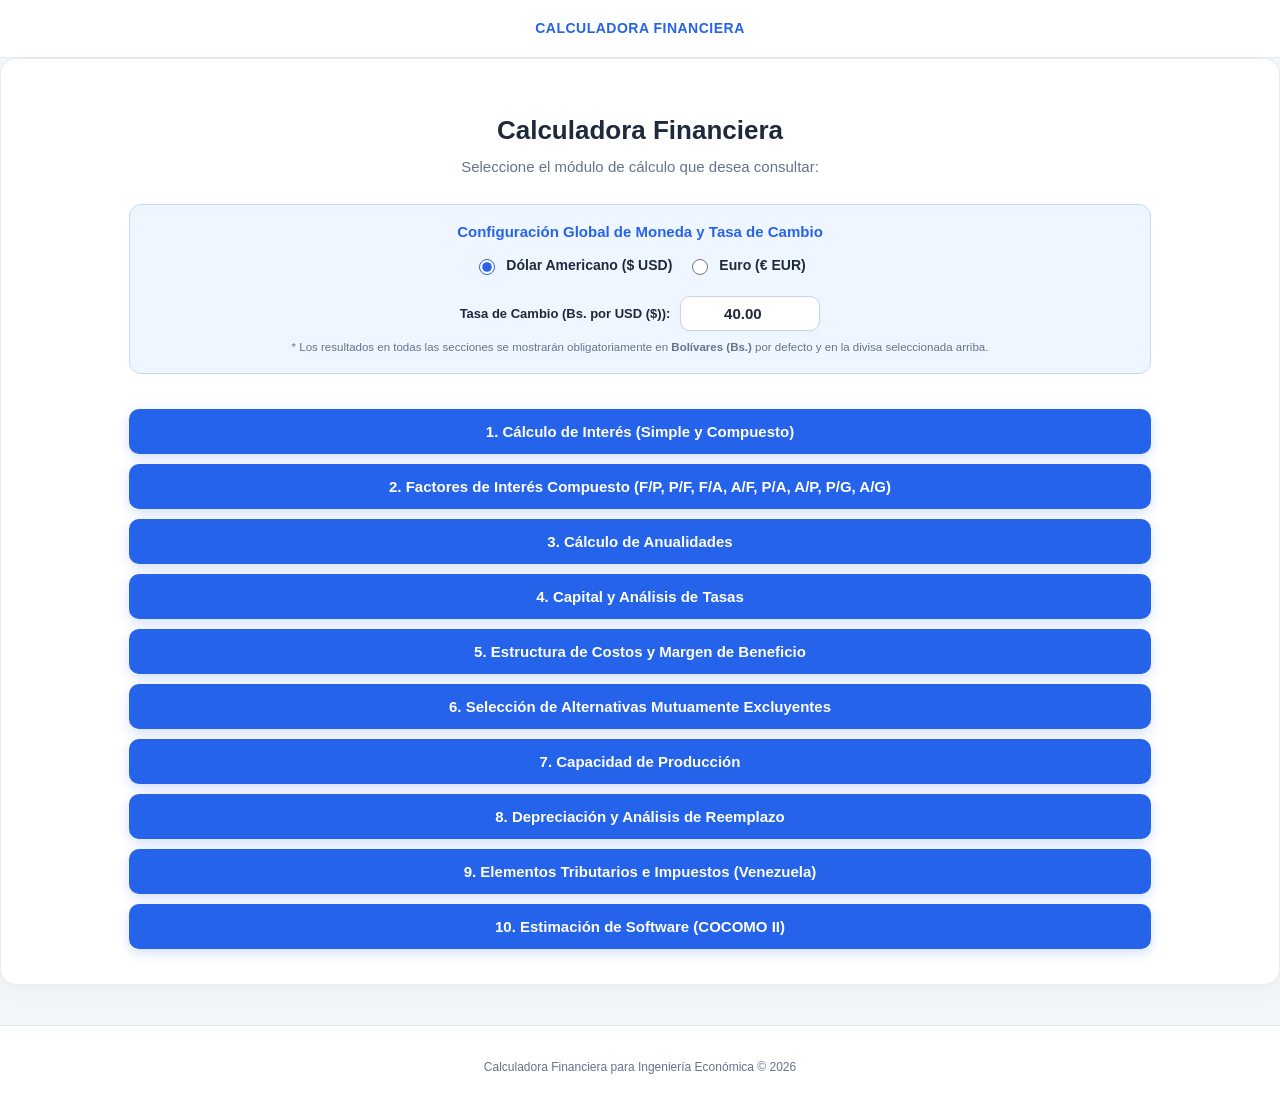
<file: pages/index.html>
<!DOCTYPE html>
<html lang="es">
<head>
    <meta charset="UTF-8">
    <meta name="viewport" content="width=device-width, initial-scale=1.0">
    <link rel="stylesheet" href="../styles/style.css"/>
    <title>Calculadora Financiera - Menú Principal</title>
</head>
<body>
    <header>
        Calculadora Financiera
    </header>

    <main id="home"> 
        <h1>Calculadora Financiera</h1>
        <h3>Seleccione el módulo de cálculo que desea consultar:</h3>

        <div class="form-group" style="background: var(--azul-tenue); padding: 16px; border-radius: 12px; border: 1px solid var(--azul-borde); margin-bottom: 25px;">
            <label style="color: var(--azul-primario); font-size: 15px; font-weight: 700; text-align: center; display: block; margin-bottom: 12px;">
                Configuración Global de Moneda y Tasa de Cambio
            </label>

            <div class="radio-group" style="margin-bottom: 12px; background: transparent; padding: 0; border: none;">
                <label class="radio-option">
                    <input type="radio" name="divisaGlobal" value="$" id="rdUSD" onchange="guardarConfiguracionMoneda()"> Dólar Americano ($ USD)
                </label>
                <label class="radio-option">
                    <input type="radio" name="divisaGlobal" value="€" id="rdEUR" onchange="guardarConfiguracionMoneda()"> Euro (€ EUR)
                </label>
            </div>

            <div style="display: flex; align-items: center; gap: 10px; justify-content: center; flex-wrap: wrap;">
                <label for="tasaCambioBs" style="margin-bottom: 0; font-size: 13px;">Tasa de Cambio (Bs. por <span id="labelDivisaSigla">USD</span>):</label>
                <input type="number" id="tasaCambioBs" min="0" step="0.01" value="40.00" style="max-width: 140px; padding: 8px 12px; font-weight: bold; text-align: center;" oninput="guardarConfiguracionMoneda()" onkeydown="if(event.key==='-' || event.key==='e') event.preventDefault()">
            </div>
            <p style="font-size: 11.5px; color: var(--texto-secundario); text-align: center; margin: 8px 0 0 0;">
                * Los resultados en todas las secciones se mostrarán obligatoriamente en <strong>Bolívares (Bs.)</strong> por defecto y en la divisa seleccionada arriba.
            </p>
        </div>
        
        <a href="interes.html"><button type="button">1. Cálculo de Interés (Simple y Compuesto)</button></a>
        <a href="factores.html"><button type="button">2. Factores de Interés Compuesto (F/P, P/F, F/A, A/F, P/A, A/P, P/G, A/G)</button></a>
        <a href="anualidades.html"><button type="button">3. Cálculo de Anualidades</button></a>
        <a href="capital.html"><button type="button">4. Capital y Análisis de Tasas</button></a>
        <a href="costos.html"><button type="button">5. Estructura de Costos y Margen de Beneficio</button></a>
        <a href="alternativas.html"><button type="button">6. Selección de Alternativas Mutuamente Excluyentes</button></a>
        <a href="produccion.html"><button type="button">7. Capacidad de Producción</button></a>
        <a href="depreciacion.html"><button type="button">8. Depreciación y Análisis de Reemplazo</button></a>
        <a href="tributos.html"><button type="button">9. Elementos Tributarios e Impuestos (Venezuela)</button></a>
        <a href="cocomo.html"><button type="button">10. Estimación de Software (COCOMO II)</button></a>
    </main>

    <footer>
        <p>Calculadora Financiera para Ingeniería Económica &copy; 2026</p>
    </footer>

    <script src="../scripts/common.js"></script>
    <script>
        function guardarConfiguracionMoneda() {
            const divisa = document.querySelector('input[name="divisaGlobal"]:checked').value;
            const tasaBs = parseFloat(document.getElementById('tasaCambioBs').value) || (divisa === '€' ? 43.50 : 40.00);
            
            localStorage.setItem('monedaGlobal', divisa);
            localStorage.setItem('moneda', divisa);
            localStorage.setItem('tasaBs', tasaBs);

            document.getElementById('labelDivisaSigla').textContent = divisa === '€' ? 'EUR (€)' : 'USD ($)';
        }

        window.addEventListener('DOMContentLoaded', () => {
            const divisaGuardada = localStorage.getItem('monedaGlobal') || '$';
            let tasaGuardada = localStorage.getItem('tasaBs');
            
            if (!tasaGuardada) {
                tasaGuardada = divisaGuardada === '€' ? '43.50' : '40.00';
            }

            if (divisaGuardada === '€') {
                document.getElementById('rdEUR').checked = true;
            } else {
                document.getElementById('rdUSD').checked = true;
            }

            document.getElementById('tasaCambioBs').value = tasaGuardada;
            document.getElementById('labelDivisaSigla').textContent = divisaGuardada === '€' ? 'EUR (€)' : 'USD ($)';
        });
    </script>
</body>
</html>
</file>
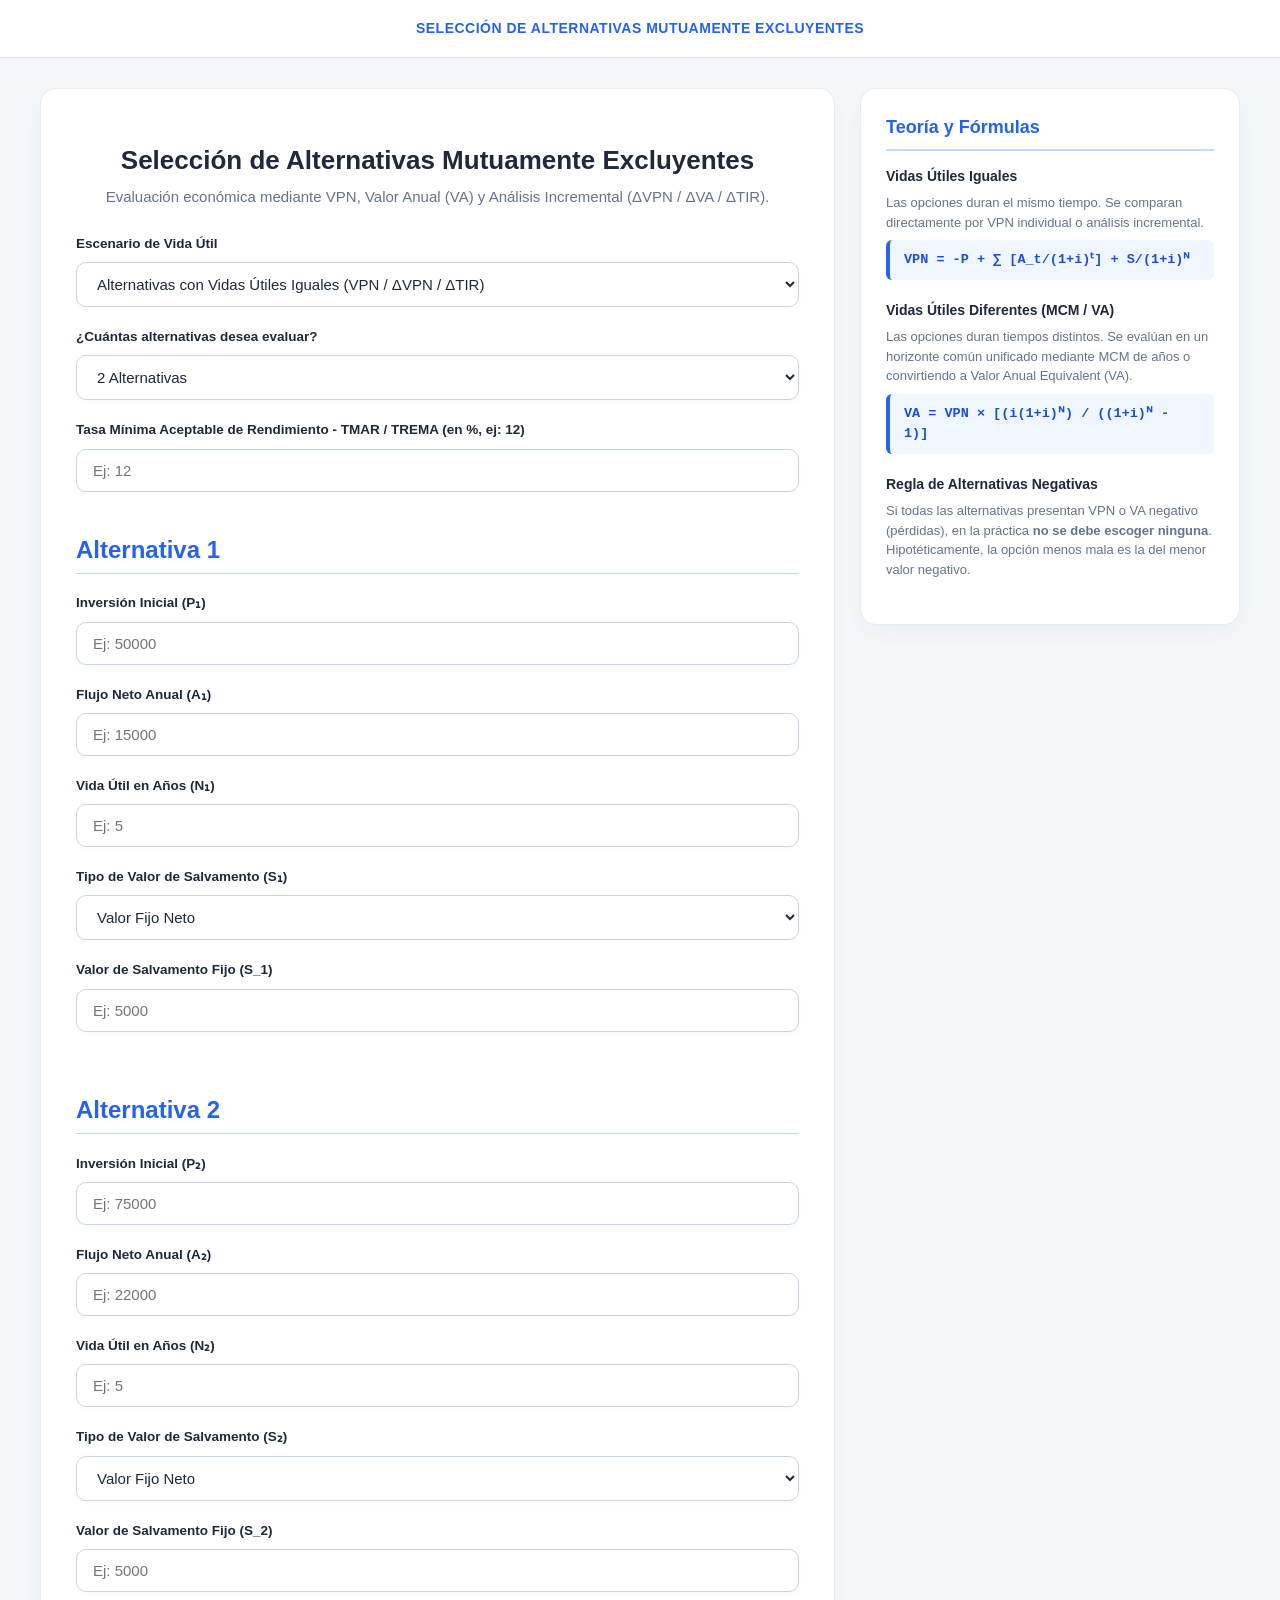
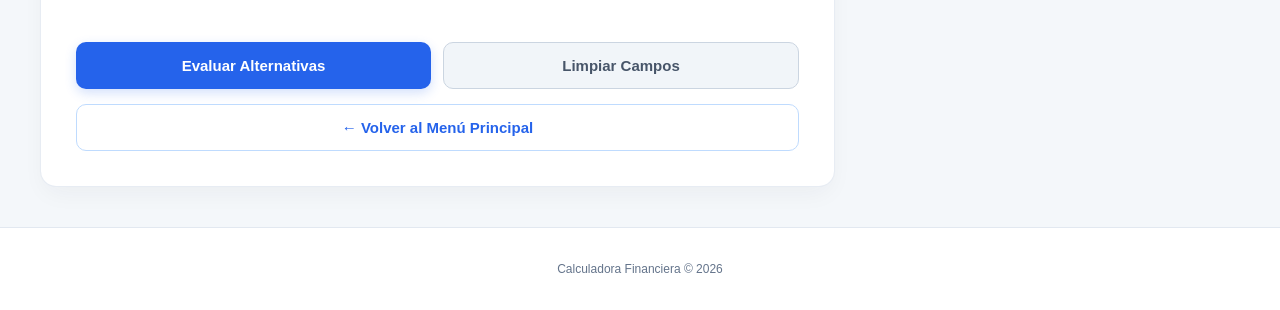
<file: pages/alternativas.html>
<!DOCTYPE html>
<html lang="es">
<head>
    <meta charset="UTF-8">
    <meta name="viewport" content="width=device-width, initial-scale=1.0">
    <link rel="stylesheet" href="../styles/style.css"/>
    <title>Calculadora Financiera - Selección de Alternativas</title>
</head>
<body>
    <header>
        Selección de Alternativas Mutuamente Excluyentes
    </header>

    <div class="page-container">
        <main style="max-width: 750px;"> 
            <h1>Selección de Alternativas Mutuamente Excluyentes</h1>
            <h3>Evaluación económica mediante VPN, Valor Anual (VA) y Análisis Incremental (ΔVPN / ΔVA / ΔTIR).</h3>

            <div class="form-group">
                <label for="tipoModulo">Escenario de Vida Útil</label>
                <select id="tipoModulo" onchange="configurarFormulario()">
                    <option value="iguales">Alternativas con Vidas Útiles Iguales (VPN / ΔVPN / ΔTIR)</option>
                    <option value="diferentes">Alternativas con Vidas Útiles Diferentes (VA / MCM / VPN-MCM)</option>
                </select>
            </div>

            <div class="form-group">
                <label for="numAlternativas">¿Cuántas alternativas desea evaluar?</label>
                <select id="numAlternativas" onchange="configurarFormulario()">
                    <option value="2">2 Alternativas</option>
                    <option value="3">3 Alternativas</option>
                    <option value="4">4 Alternativas</option>
                    <option value="5">5 Alternativas</option>
                    <option value="6">6 Alternativas</option>
                    <option value="7">7 Alternativas</option>
                    <option value="8">8 Alternativas</option>
                </select>
            </div>

            <div class="form-group">
                <label for="tmar">Tasa Mínima Aceptable de Rendimiento - TMAR / TREMA (en %, ej: 12)</label>
                <input type="number" step="0.01" id="tmar" placeholder="Ej: 12">
            </div>

            <div id="formularioCampos" class="form-container">
                
                <div id="block_alt_1" class="form-group">
                    <h2 style="border-bottom: 1px solid var(--azul-borde); padding-bottom: 5px; color: var(--azul-primario);">Alternativa 1</h2>
                    <div class="form-group">
                        <label for="inversion_1">Inversión Inicial (P₁)</label>
                        <input type="number" step="0.01" id="inversion_1" placeholder="Ej: 50000">
                    </div>
                    <div class="form-group">
                        <label for="flujo_1">Flujo Neto Anual (A₁)</label>
                        <input type="number" step="0.01" id="flujo_1" placeholder="Ej: 15000">
                    </div>
                    <div class="form-group">
                        <label for="vida_1">Vida Útil en Años (N₁)</label>
                        <input type="number" step="1" id="vida_1" placeholder="Ej: 5">
                    </div>
                    <div class="form-group">
                        <label for="tipoSalvamento_1">Tipo de Valor de Salvamento (S₁)</label>
                        <select id="tipoSalvamento_1" onchange="alternarSalvamento(1)">
                            <option value="fijo">Valor Fijo Neto</option>
                            <option value="porcentaje">Porcentaje de la Inversión (%)</option>
                        </select>
                    </div>
                    <div class="form-group">
                        <label id="lblSalvamento_1" for="salvamento_1">Valor de Salvamento Fijo (S₁)</label>
                        <input type="number" step="0.01" id="salvamento_1" placeholder="Ej: 5000">
                    </div>
                </div>

                <div id="block_alt_2" class="form-group">
                    <h2 style="border-bottom: 1px solid var(--azul-borde); padding-bottom: 5px; color: var(--azul-primario);">Alternativa 2</h2>
                    <div class="form-group">
                        <label for="inversion_2">Inversión Inicial (P₂)</label>
                        <input type="number" step="0.01" id="inversion_2" placeholder="Ej: 75000">
                    </div>
                    <div class="form-group">
                        <label for="flujo_2">Flujo Neto Anual (A₂)</label>
                        <input type="number" step="0.01" id="flujo_2" placeholder="Ej: 22000">
                    </div>
                    <div class="form-group">
                        <label for="vida_2">Vida Útil en Años (N₂)</label>
                        <input type="number" step="1" id="vida_2" placeholder="Ej: 5">
                    </div>
                    <div class="form-group">
                        <label for="tipoSalvamento_2">Tipo de Valor de Salvamento (S₂)</label>
                        <select id="tipoSalvamento_2" onchange="alternarSalvamento(2)">
                            <option value="fijo">Valor Fijo Neto</option>
                            <option value="porcentaje">Porcentaje de la Inversión (%)</option>
                        </select>
                    </div>
                    <div class="form-group">
                        <label id="lblSalvamento_2" for="salvamento_2">Valor de Salvamento Fijo (S₂)</label>
                        <input type="number" step="0.01" id="salvamento_2" placeholder="Ej: 8000">
                    </div>
                </div>

                
                <div id="block_alt_3" class="form-group hidden">
                    <h2 style="border-bottom: 1px solid var(--azul-borde); padding-bottom: 5px; color: var(--azul-primario);">Alternativa 3</h2>
                    <div class="form-group"><label for="inversion_3">Inversión Inicial (P₃)</label><input type="number" step="0.01" id="inversion_3"></div>
                    <div class="form-group"><label for="flujo_3">Flujo Neto Anual (A₃)</label><input type="number" step="0.01" id="flujo_3"></div>
                    <div class="form-group"><label for="vida_3">Vida Útil en Años (N₃)</label><input type="number" step="1" id="vida_3"></div>
                    <div class="form-group">
                        <label for="tipoSalvamento_3">Tipo de Valor de Salvamento (S₃)</label>
                        <select id="tipoSalvamento_3" onchange="alternarSalvamento(3)"><option value="fijo">Valor Fijo Neto</option><option value="porcentaje">Porcentaje de la Inversión (%)</option></select>
                    </div>
                    <div class="form-group"><label id="lblSalvamento_3" for="salvamento_3">Valor de Salvamento Fijo (S₃)</label><input type="number" step="0.01" id="salvamento_3"></div>
                </div>

                <div id="block_alt_4" class="form-group hidden">
                    <h2 style="border-bottom: 1px solid var(--azul-borde); padding-bottom: 5px; color: var(--azul-primario);">Alternativa 4</h2>
                    <div class="form-group"><label for="inversion_4">Inversión Inicial (P₄)</label><input type="number" step="0.01" id="inversion_4"></div>
                    <div class="form-group"><label for="flujo_4">Flujo Neto Anual (A₄)</label><input type="number" step="0.01" id="flujo_4"></div>
                    <div class="form-group"><label for="vida_4">Vida Útil en Años (N₄)</label><input type="number" step="1" id="vida_4"></div>
                    <div class="form-group">
                        <label for="tipoSalvamento_4">Tipo de Valor de Salvamento (S₄)</label>
                        <select id="tipoSalvamento_4" onchange="alternarSalvamento(4)"><option value="fijo">Valor Fijo Neto</option><option value="porcentaje">Porcentaje de la Inversión (%)</option></select>
                    </div>
                    <div class="form-group"><label id="lblSalvamento_4" for="salvamento_4">Valor de Salvamento Fijo (S₄)</label><input type="number" step="0.01" id="salvamento_4"></div>
                </div>

                <div id="block_alt_5" class="form-group hidden">
                    <h2 style="border-bottom: 1px solid var(--azul-borde); padding-bottom: 5px; color: var(--azul-primario);">Alternativa 5</h2>
                    <div class="form-group"><label for="inversion_5">Inversión Inicial (P₅)</label><input type="number" step="0.01" id="inversion_5"></div>
                    <div class="form-group"><label for="flujo_5">Flujo Neto Anual (A₅)</label><input type="number" step="0.01" id="flujo_5"></div>
                    <div class="form-group"><label for="vida_5">Vida Útil en Años (N₅)</label><input type="number" step="1" id="vida_5"></div>
                    <div class="form-group">
                        <label for="tipoSalvamento_5">Tipo de Valor de Salvamento (S₅)</label>
                        <select id="tipoSalvamento_5" onchange="alternarSalvamento(5)"><option value="fijo">Valor Fijo Neto</option><option value="porcentaje">Porcentaje de la Inversión (%)</option></select>
                    </div>
                    <div class="form-group"><label id="lblSalvamento_5" for="salvamento_5">Valor de Salvamento Fijo (S₅)</label><input type="number" step="0.01" id="salvamento_5"></div>
                </div>

                <div id="block_alt_6" class="form-group hidden">
                    <h2 style="border-bottom: 1px solid var(--azul-borde); padding-bottom: 5px; color: var(--azul-primario);">Alternativa 6</h2>
                    <div class="form-group"><label for="inversion_6">Inversión Inicial (P₆)</label><input type="number" step="0.01" id="inversion_6"></div>
                    <div class="form-group"><label for="flujo_6">Flujo Neto Anual (A₆)</label><input type="number" step="0.01" id="flujo_6"></div>
                    <div class="form-group"><label for="vida_6">Vida Útil en Años (N₆)</label><input type="number" step="1" id="vida_6"></div>
                    <div class="form-group">
                        <label for="tipoSalvamento_6">Tipo de Valor de Salvamento (S₆)</label>
                        <select id="tipoSalvamento_6" onchange="alternarSalvamento(6)"><option value="fijo">Valor Fijo Neto</option><option value="porcentaje">Porcentaje de la Inversión (%)</option></select>
                    </div>
                    <div class="form-group"><label id="lblSalvamento_6" for="salvamento_6">Valor de Salvamento Fijo (S₆)</label><input type="number" step="0.01" id="salvamento_6"></div>
                </div>

                <div id="block_alt_7" class="form-group hidden">
                    <h2 style="border-bottom: 1px solid var(--azul-borde); padding-bottom: 5px; color: var(--azul-primario);">Alternativa 7</h2>
                    <div class="form-group"><label for="inversion_7">Inversión Inicial (P₇)</label><input type="number" step="0.01" id="inversion_7"></div>
                    <div class="form-group"><label for="flujo_7">Flujo Neto Anual (A₇)</label><input type="number" step="0.01" id="flujo_7"></div>
                    <div class="form-group"><label for="vida_7">Vida Útil en Años (N₇)</label><input type="number" step="1" id="vida_7"></div>
                    <div class="form-group">
                        <label for="tipoSalvamento_7">Tipo de Valor de Salvamento (S₇)</label>
                        <select id="tipoSalvamento_7" onchange="alternarSalvamento(7)"><option value="fijo">Valor Fijo Neto</option><option value="porcentaje">Porcentaje de la Inversión (%)</option></select>
                    </div>
                    <div class="form-group"><label id="lblSalvamento_7" for="salvamento_7">Valor de Salvamento Fijo (S₇)</label><input type="number" step="0.01" id="salvamento_7"></div>
                </div>

                <div id="block_alt_8" class="form-group hidden">
                    <h2 style="border-bottom: 1px solid var(--azul-borde); padding-bottom: 5px; color: var(--azul-primario);">Alternativa 8</h2>
                    <div class="form-group"><label for="inversion_8">Inversión Inicial (P₈)</label><input type="number" step="0.01" id="inversion_8"></div>
                    <div class="form-group"><label for="flujo_8">Flujo Neto Anual (A₈)</label><input type="number" step="0.01" id="flujo_8"></div>
                    <div class="form-group"><label for="vida_8">Vida Útil en Años (N₈)</label><input type="number" step="1" id="vida_8"></div>
                    <div class="form-group">
                        <label for="tipoSalvamento_8">Tipo de Valor de Salvamento (S₈)</label>
                        <select id="tipoSalvamento_8" onchange="alternarSalvamento(8)"><option value="fijo">Valor Fijo Neto</option><option value="porcentaje">Porcentaje de la Inversión (%)</option></select>
                    </div>
                    <div class="form-group"><label id="lblSalvamento_8" for="salvamento_8">Valor de Salvamento Fijo (S₈)</label><input type="number" step="0.01" id="salvamento_8"></div>
                </div>

                <div class="button-actions">
                    <button type="button" onclick="procesarAlternativas()">Evaluar Alternativas</button>
                    <button type="button" onclick="limpiarCamposGenerico('formularioCampos')" class="btn-clear">Limpiar Campos</button>
                </div>
            </div>

            <div id="resultado"></div>
            <a href="index.html"><button type="button" class="btn-nav">← Volver al Menú Principal</button></a>
        </main>

        <aside class="sidebar-panel">
            <h2>Teoría y Fórmulas</h2>

            <div class="sidebar-section">
                <h3>Vidas Útiles Iguales</h3>
                <p>Las opciones duran el mismo tiempo. Se comparan directamente por VPN individual o análisis incremental.</p>
                <div class="formula-box">VPN = -P + ∑ [A_t/(1+i)ᵗ] + S/(1+i)ᴺ</div>
            </div>

            <div class="sidebar-section">
                <h3>Vidas Útiles Diferentes (MCM / VA)</h3>
                <p>Las opciones duran tiempos distintos. Se evalúan en un horizonte común unificado mediante MCM de años o convirtiendo a Valor Anual Equivalent (VA).</p>
                <div class="formula-box">VA = VPN × [(i(1+i)ᴺ) / ((1+i)ᴺ - 1)]</div>
            </div>

            <div class="sidebar-section">
                <h3>Regla de Alternativas Negativas</h3>
                <p>Si todas las alternativas presentan VPN o VA negativo (pérdidas), en la práctica <strong>no se debe escoger ninguna</strong>. Hipotéticamente, la opción menos mala es la del menor valor negativo.</p>
            </div>
        </aside>
    </div>

    <footer>
        <p>Calculadora Financiera &copy; 2026</p>
    </footer>

    <script src="../scripts/common.js"></script>
    <script src="../scripts/alternativas.js"></script>
</body>
</html>
</file>
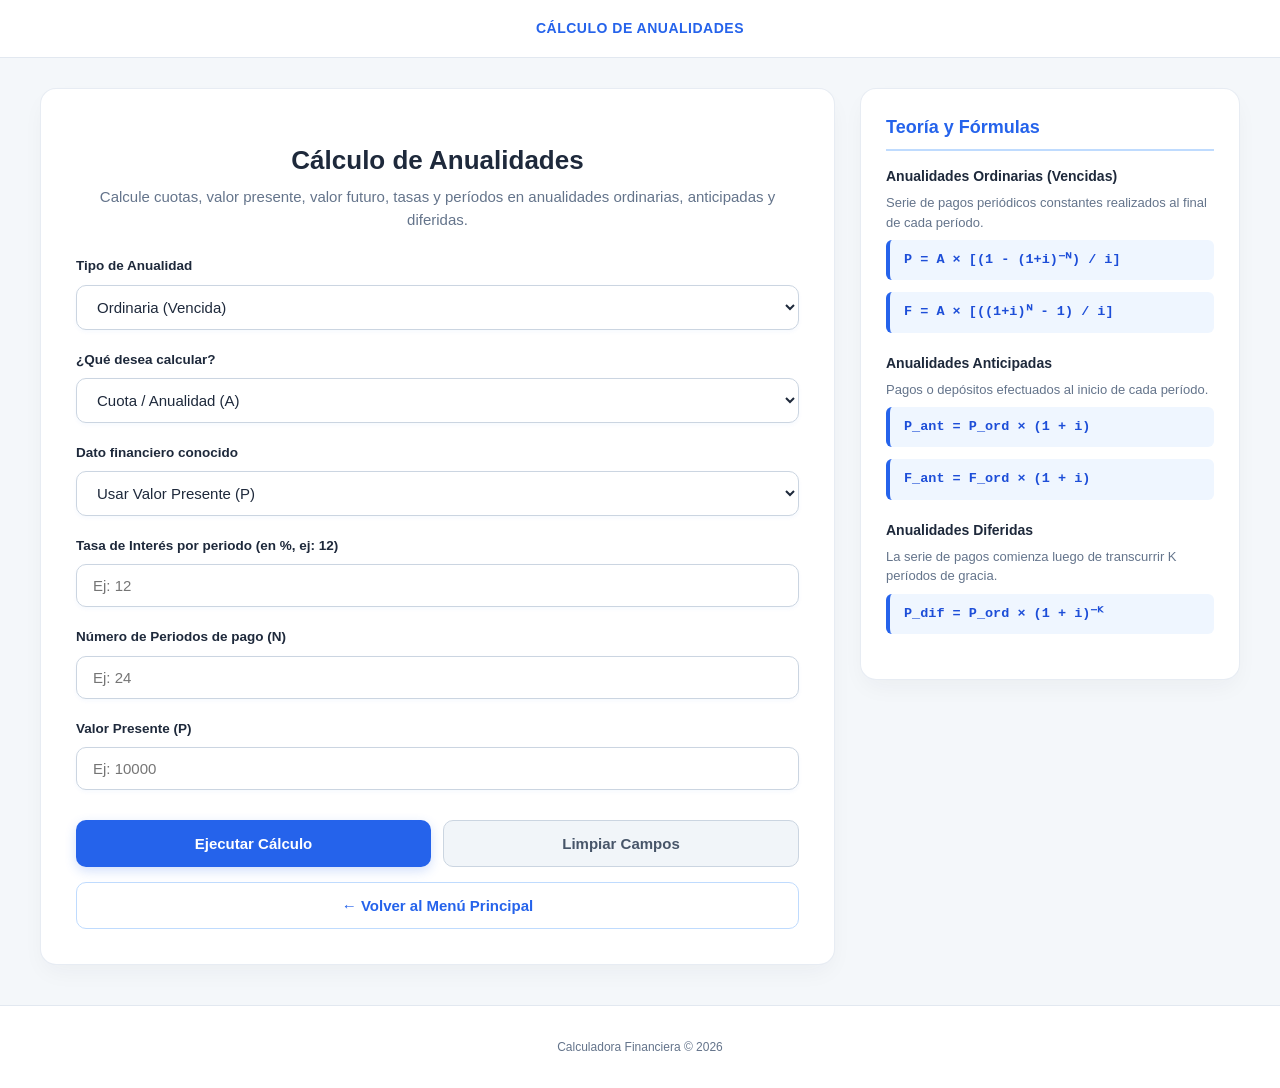
<file: pages/anualidades.html>
<!DOCTYPE html>
<html lang="es">
<head>
    <meta charset="UTF-8">
    <meta name="viewport" content="width=device-width, initial-scale=1.0">
    <link rel="stylesheet" href="../styles/style.css"/>
    <title>Calculadora Financiera - Anualidades</title>
</head>
<body>
    <header>
        Cálculo de Anualidades
    </header>

    <div class="page-container">
        <main> 
            <h1>Cálculo de Anualidades</h1>
            <h3>Calcule cuotas, valor presente, valor futuro, tasas y períodos en anualidades ordinarias, anticipadas y diferidas.</h3>

            <div class="form-group">
                <label for="tipoAnualidad">Tipo de Anualidad</label>
                <select id="tipoAnualidad" onchange="configurarFormulario()">
                    <option value="ordinaria">Ordinaria (Vencida)</option>
                    <option value="anticipada">Anticipada</option>
                    <option value="diferida">Diferida</option>
                </select>
            </div>

            <div class="form-group">
                <label for="variableCalcular">¿Qué desea calcular?</label>
                <select id="variableCalcular" onchange="configurarFormulario()">
                    <option value="cuota">Cuota / Anualidad (A)</option>
                    <option value="presente">Valor Presente (P)</option>
                    <option value="futuro">Valor Futuro (F)</option>
                    <option value="tasa">Tasa de Interés (i%)</option>
                    <option value="periodos">Número de Periodos (N)</option>
                    <option id="optGracia" value="periodo-gracia" class="hidden">Periodos de Gracia (K)</option>
                </select>
            </div>

            <div id="grupo_base_calculo" class="form-group hidden">
                <label for="baseCalculo">Dato financiero conocido</label>
                <select id="baseCalculo" onchange="configurarFormulario()">
                    <option value="usar-presente">Usar Valor Presente (P)</option>
                    <option value="usar-futuro">Usar Valor Futuro (F)</option>
                </select>
            </div>

            <div id="formularioCampos" class="form-container">
                <div id="grupo_tasa" class="form-group hidden">
                    <label for="tasaInteres">Tasa de Interés por periodo (en %, ej: 12)</label>
                    <input type="number" step="0.01" id="tasaInteres" placeholder="Ej: 12">
                </div>

                <div id="grupo_periodos" class="form-group hidden">
                    <label for="periodos">Número de Periodos de pago (N)</label>
                    <input type="number" step="1" id="periodos" placeholder="Ej: 24">
                </div>

                <div id="grupo_anualidad" class="form-group hidden">
                    <label for="anualidad">Cuota / Anualidad (A)</label>
                    <input type="number" step="0.01" id="anualidad" placeholder="Ej: 500">
                </div>

                <div id="grupo_presente" class="form-group hidden">
                    <label for="valorPresente">Valor Presente (P)</label>
                    <input type="number" step="0.01" id="valorPresente" placeholder="Ej: 10000">
                </div>

                <div id="grupo_futuro" class="form-group hidden">
                    <label for="valorFuturo">Valor Futuro (F)</label>
                    <input type="number" step="0.01" id="valorFuturo" placeholder="Ej: 15000">
                </div>

                <div id="grupo_gracia" class="form-group hidden">
                    <label for="periodosGracia">Periodos de Gracia (K)</label>
                    <input type="number" step="1" id="periodosGracia" placeholder="Ej: 3">
                </div>

                <div class="button-actions">
                    <button type="button" onclick="calcularAnualidades()">Ejecutar Cálculo</button>
                    <button type="button" onclick="limpiarCamposGenerico('formularioCampos')" class="btn-clear">Limpiar Campos</button>
                </div>
            </div>

            <div id="resultado"></div>
            
            <a href="index.html"><button type="button" class="btn-nav">← Volver al Menú Principal</button></a>
        </main>

        <aside class="sidebar-panel">
            <h2>Teoría y Fórmulas</h2>

            <div class="sidebar-section">
                <h3>Anualidades Ordinarias (Vencidas)</h3>
                <p>Serie de pagos periódicos constantes realizados al final de cada período.</p>
                <div class="formula-box">P = A × [(1 - (1+i)⁻ᴺ) / i]</div>
                <div class="formula-box">F = A × [((1+i)ᴺ - 1) / i]</div>
            </div>

            <div class="sidebar-section">
                <h3>Anualidades Anticipadas</h3>
                <p>Pagos o depósitos efectuados al inicio de cada período.</p>
                <div class="formula-box">P_ant = P_ord × (1 + i)</div>
                <div class="formula-box">F_ant = F_ord × (1 + i)</div>
            </div>

            <div class="sidebar-section">
                <h3>Anualidades Diferidas</h3>
                <p>La serie de pagos comienza luego de transcurrir K períodos de gracia.</p>
                <div class="formula-box">P_dif = P_ord × (1 + i)⁻ᴷ</div>
            </div>
        </aside>
    </div>

    <footer>
        <p>Calculadora Financiera &copy; 2026</p>
    </footer>
    
    <script src="../scripts/common.js"></script>
    <script src="../scripts/anualidades.js"></script>
</body>
</html>
</file>
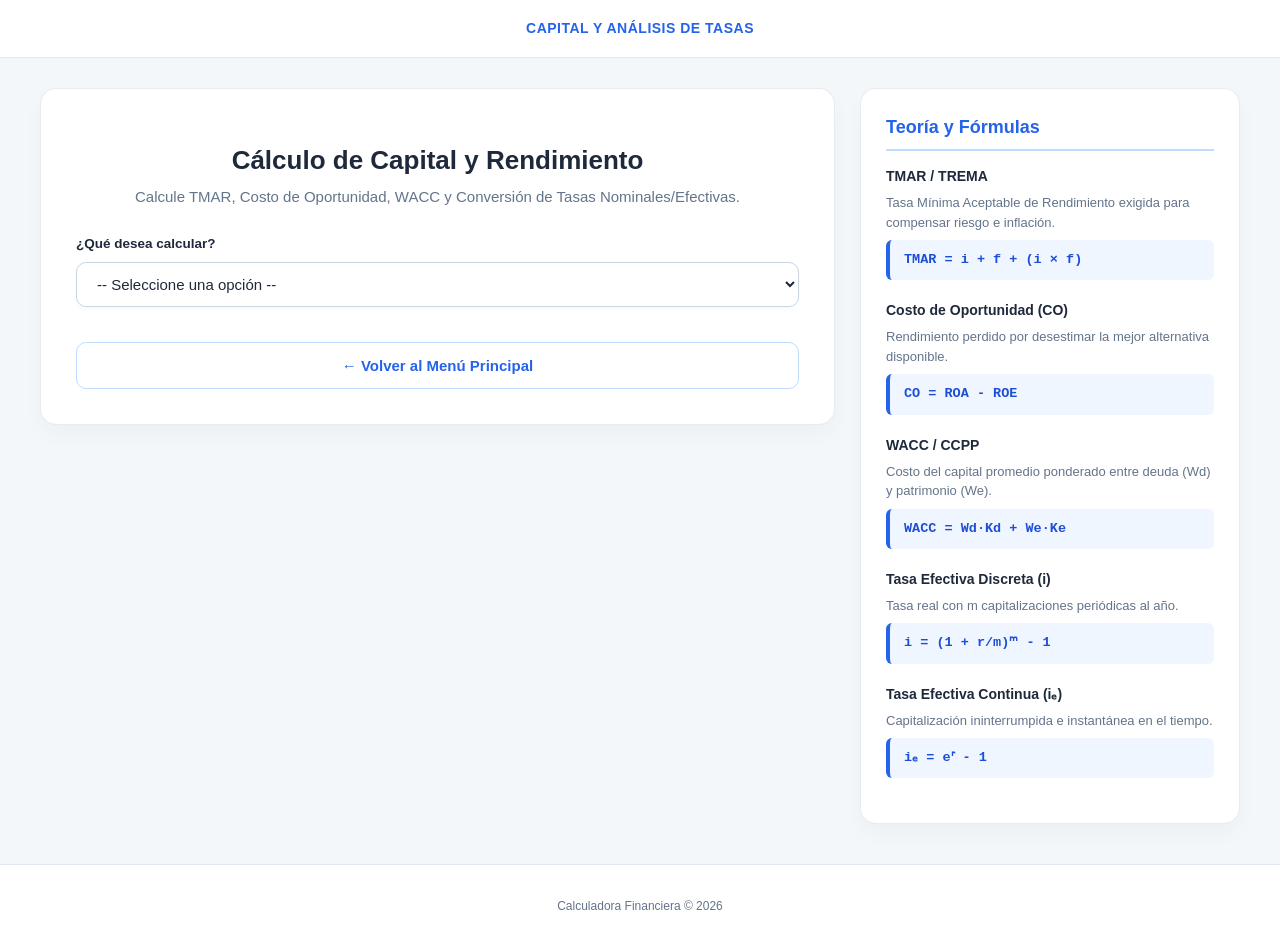
<file: pages/capital.html>
<!DOCTYPE html>
<html lang="es">
<head>
    <meta charset="UTF-8">
    <meta name="viewport" content="width=device-width, initial-scale=1.0">
    <link rel="stylesheet" href="../styles/style.css"/>
    <title>Calculadora Financiera - Capital y Rendimiento</title>
</head>
<body>
    <header>
        Capital y Análisis de Tasas
    </header>

    <div class="page-container">
        <main> 
            <h1>Cálculo de Capital y Rendimiento</h1>
            <h3>Calcule TMAR, Costo de Oportunidad, WACC y Conversión de Tasas Nominales/Efectivas.</h3>

            <div class="form-group">
                <label for="tipoCalculo">¿Qué desea calcular?</label>
                <select id="tipoCalculo" onchange="configurarFormulario()">
                    <option value="">-- Seleccione una opción --</option>
                    
                    <optgroup label="Capital y Rendimiento">
                        <option value="tmar">Tasa Mínima Aceptable de Rendimiento (TMAR)</option>
                        <option value="tmar_i">Premio al Riesgo (i) [Despeje de TMAR]</option>
                        <option value="tmar_f">Tasa de Inflación (f) [Despeje de TMAR]</option>
                        <option value="co">Costo de Oportunidad</option>
                        <option value="co_roa">Retorno de Opción Alternativa [Despeje CO]</option>
                        <option value="co_roe">Retorno de Opción Elegida [Despeje CO]</option>
                        <option value="ccpp">Costo del Capital Promedio Ponderado (CCPP / WACC)</option>
                    </optgroup>

                    <optgroup label="Conversiones y Frecuencias">
                        <option value="ie_discreta">Tasa Efectiva Anual (i) [Capitalización Discreta]</option>
                        <option value="r_discreta">Tasa Nominal Anual (r) [Capitalización Discreta]</option>
                        <option value="ie_continua">Tasa Efectiva Continua (ie)</option>
                        <option value="r_continua">Tasa Nominal Continua (r)</option>
                    </optgroup>
                </select>
            </div>

            <div id="formularioCampos" class="hidden form-container">
                <div id="grupo_ie" class="form-group hidden">
                    <label for="tasaEfectiva">Tasa Efectiva Anual (en %, ej: 12 para 12%)</label>
                    <input type="number" step="0.01" id="tasaEfectiva" placeholder="Ej: 12">
                </div>
                <div id="grupo_r" class="form-group hidden">
                    <label for="tasaNominal">Tasa Nominal Anual (en %, ej: 10 para 10%)</label>
                    <input type="number" step="0.01" id="tasaNominal" placeholder="Ej: 10">
                </div>
                <div id="grupo_m" class="form-group hidden">
                    <label for="frecuencia">Frecuencia de Capitalización (m periodos al año)</label>
                    <select id="frecuencia">
                        <option value="12">Mensual (m = 12)</option>
                        <option value="6">Bimestral (m = 6)</option>
                        <option value="4">Trimestral (m = 4)</option>
                        <option value="2">Semestral (m = 2)</option>
                        <option value="1">Anual (m = 1)</option>
                        <option value="365">Diaria (m = 365)</option>
                    </select>
                </div>

                <div id="grupo_tmar_val" class="form-group hidden">
                    <label for="valTmar">TMAR Global (en %, ej: 15 para 15%)</label>
                    <input type="number" step="0.01" id="valTmar" placeholder="Ej: 15">
                </div>
                <div id="grupo_inflacion" class="form-group hidden">
                    <label for="valInflacion">Tasa de Inflación (f) (en %, ej: 8 para 8%)</label>
                    <input type="number" step="0.01" id="valInflacion" placeholder="Ej: 8">
                </div>
                <div id="grupo_premio" class="form-group hidden">
                    <label for="valPremio">Premio al Riesgo (i) (en %, ej: 6 para 6%)</label>
                    <input type="number" step="0.01" id="valPremio" placeholder="Ej: 6">
                </div>

                <div id="grupo_co_val" class="form-group hidden">
                    <label for="valCO">Costo de Oportunidad Perdido</label>
                    <input type="number" step="0.01" id="valCO" placeholder="Ej: 2000">
                </div>
                <div id="grupo_roa" class="form-group hidden">
                    <label for="valROA">Retorno de la Opción Alternativa Descartada</label>
                    <input type="number" step="0.01" id="valROA" placeholder="Ej: 5000">
                </div>
                <div id="grupo_roe" class="form-group hidden">
                    <label for="valROE">Retorno de la Opción Elegida</label>
                    <input type="number" step="0.01" id="valROE" placeholder="Ej: 3000">
                </div>

                <div id="grupo_wd" class="form-group hidden">
                    <label for="valWd">Porcentaje de Financiación por Deuda (Wd) (0 a 100%)</label>
                    <input type="number" step="0.1" id="valWd" min="0" max="100" placeholder="Ej: 40">
                </div>
                <div id="grupo_kd" class="form-group hidden">
                    <label for="valKd">Costo de la Deuda (Kd) (en %, ej: 8 para 8%)</label>
                    <input type="number" step="0.01" id="valKd" min="0" placeholder="Ej: 8">
                </div>
                <div id="grupo_ke" class="form-group hidden">
                    <label for="valKe">Costo del Capital Propio (Ke) (en %, ej: 14 para 14%)</label>
                    <input type="number" step="0.01" id="valKe" min="0" placeholder="Ej: 14">
                </div>

                <div class="button-actions">
                    <button type="button" onclick="calcularCapital()">Ejecutar Cálculo</button>
                    <button type="button" onclick="limpiarCamposGenerico('formularioCampos')" class="btn-clear">Limpiar Campos</button>
                </div>
            </div>

            <div id="resultado"></div>
            <a href="index.html"><button type="button" class="btn-nav">← Volver al Menú Principal</button></a>
        </main>

        <aside class="sidebar-panel">
            <h2>Teoría y Fórmulas</h2>

            <div class="sidebar-section">
                <h3>TMAR / TREMA</h3>
                <p>Tasa Mínima Aceptable de Rendimiento exigida para compensar riesgo e inflación.</p>
                <div class="formula-box">TMAR = i + f + (i × f)</div>
            </div>

            <div class="sidebar-section">
                <h3>Costo de Oportunidad (CO)</h3>
                <p>Rendimiento perdido por desestimar la mejor alternativa disponible.</p>
                <div class="formula-box">CO = ROA - ROE</div>
            </div>

            <div class="sidebar-section">
                <h3>WACC / CCPP</h3>
                <p>Costo del capital promedio ponderado entre deuda (Wd) y patrimonio (We).</p>
                <div class="formula-box">WACC = Wd·Kd + We·Ke</div>
            </div>

            <div class="sidebar-section">
                <h3>Tasa Efectiva Discreta (i)</h3>
                <p>Tasa real con m capitalizaciones periódicas al año.</p>
                <div class="formula-box">i = (1 + r/m)ᵐ - 1</div>
            </div>

            <div class="sidebar-section">
                <h3>Tasa Efectiva Continua (iₑ)</h3>
                <p>Capitalización ininterrumpida e instantánea en el tiempo.</p>
                <div class="formula-box">iₑ = eʳ - 1</div>
            </div>
        </aside>
    </div>

    <footer>
        <p>Calculadora Financiera &copy; 2026</p>
    </footer>
    
    <script src="../scripts/common.js"></script>
    <script src="../scripts/capital.js"></script>
</body>
</html>
</file>
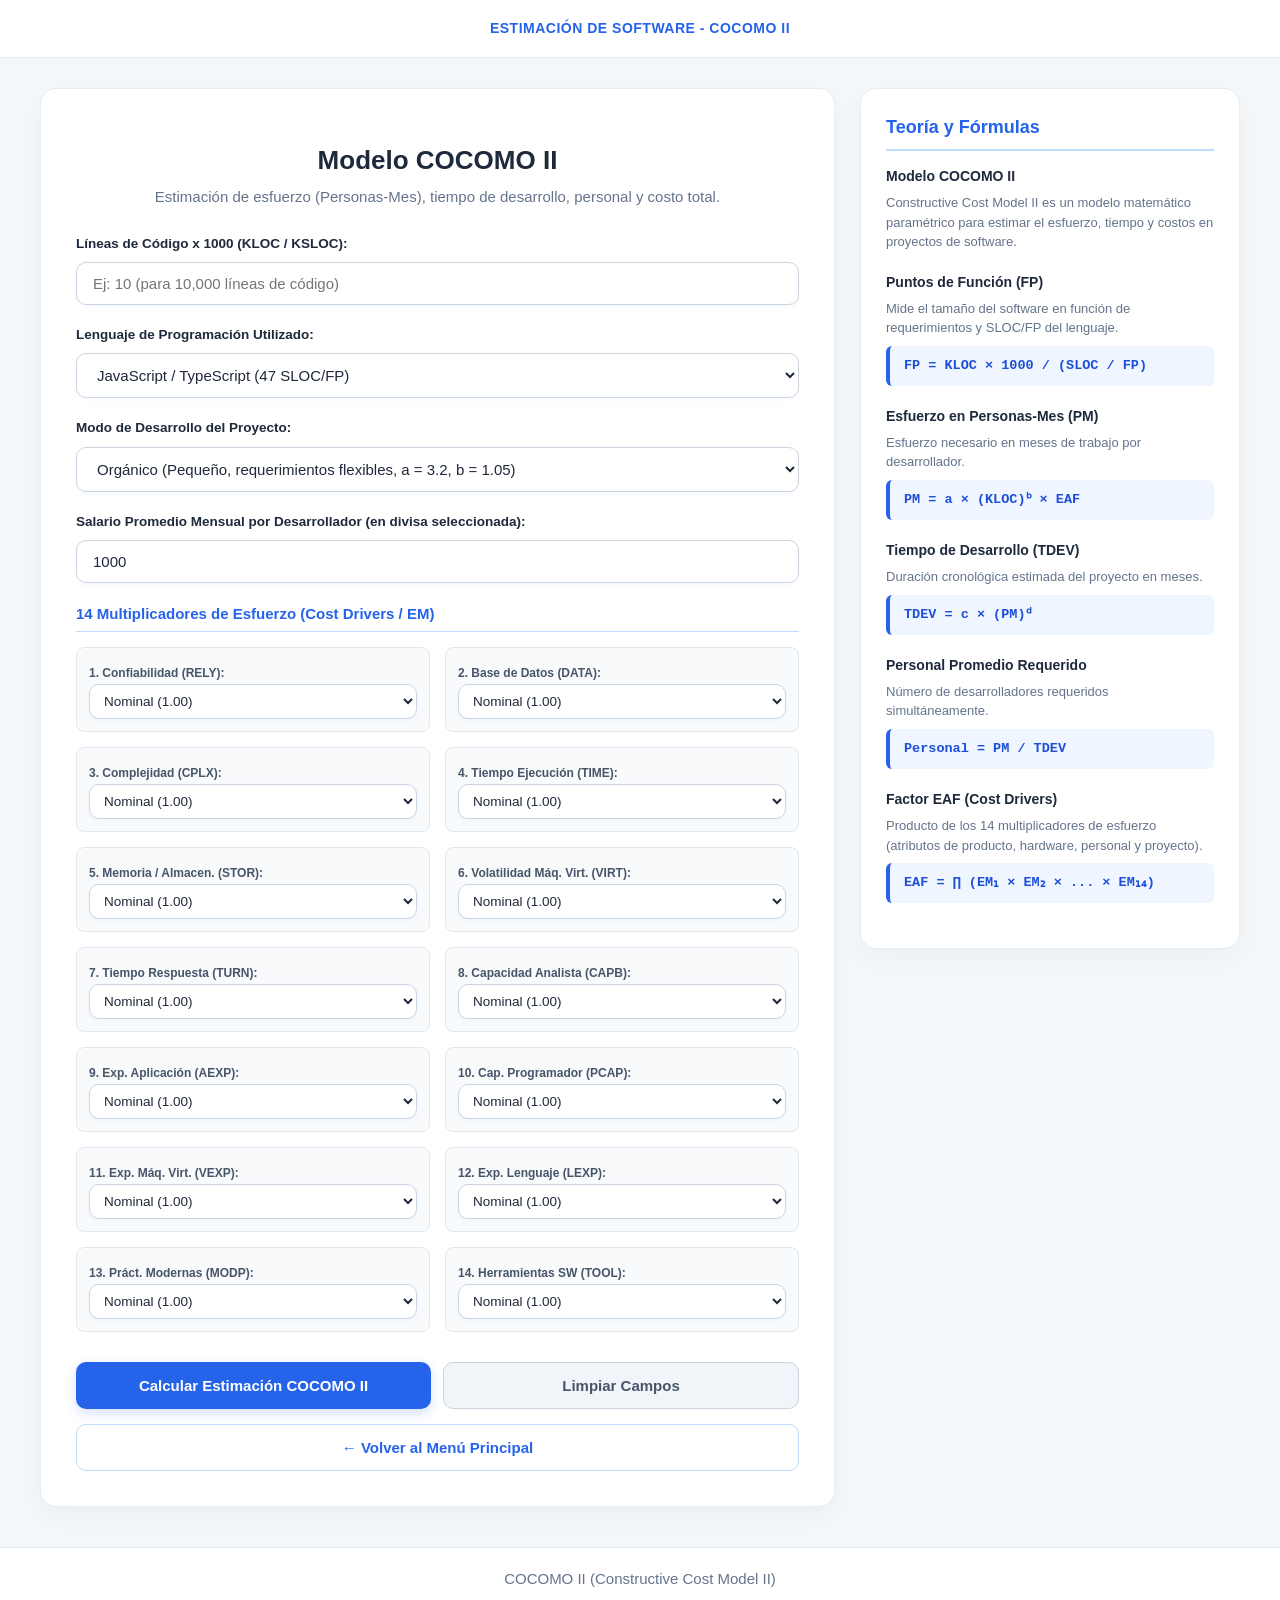
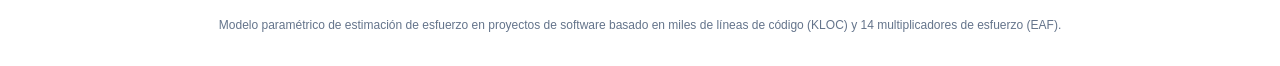
<file: pages/cocomo.html>
<!DOCTYPE html>
<html lang="es">
<head>
    <meta charset="UTF-8">
    <meta name="viewport" content="width=device-width, initial-scale=1.0">
    <link rel="stylesheet" href="../styles/style.css"/>
    <title>Calculadora Financiera - Estimación COCOMO II</title>
</head>
<body>
    <header>
        Estimación de Software - COCOMO II
    </header>

    <div class="page-container">
        <main> 
            <h1>Modelo COCOMO II</h1>
            <h3>Estimación de esfuerzo (Personas-Mes), tiempo de desarrollo, personal y costo total.</h3>
            
            <div id="formularioCampos">
                <div class="form-container">
                    
                    <div class="form-group">
                        <label for="kloc">Líneas de Código x 1000 (KLOC / KSLOC):</label>
                        <input type="number" id="kloc" min="0.01" step="0.01" placeholder="Ej: 10 (para 10,000 líneas de código)">
                    </div>

                    <div class="form-group">
                        <label for="lenguaje">Lenguaje de Programación Utilizado:</label>
                        <select id="lenguaje">
                            <option value="47">JavaScript / TypeScript (47 SLOC/FP)</option>
                            <option value="53">Java (53 SLOC/FP)</option>
                            <option value="53_cpp">C++ (53 SLOC/FP)</option>
                            <option value="55">Python (55 SLOC/FP)</option>
                            <option value="128">C (128 SLOC/FP)</option>
                            <option value="54">C# / .NET (54 SLOC/FP)</option>
                            <option value="40">HTML / CSS / Frontend (40 SLOC/FP)</option>
                            <option value="35">SQL (35 SLOC/FP)</option>
                            <option value="67">PHP (67 SLOC/FP)</option>
                            <option value="320">Ensamblador / Assembly (320 SLOC/FP)</option>
                        </select>
                    </div>

                    <div class="form-group">
                        <label for="modoCocomo">Modo de Desarrollo del Proyecto:</label>
                        <select id="modoCocomo">
                            <option value="organico">Orgánico (Pequeño, requerimientos flexibles, a = 3.2, b = 1.05)</option>
                            <option value="semiacoplado">Semiacoplado (Mediano, complejidad mixta, a = 3.0, b = 1.12)</option>
                            <option value="embebido">Embebido (Rígido, alta complejidad/restricciones, a = 3.6, b = 1.20)</option>
                        </select>
                    </div>

                    <div class="form-group">
                        <label for="salarioMensual">Salario Promedio Mensual por Desarrollador (en divisa seleccionada):</label>
                        <input type="number" id="salarioMensual" min="0" step="10" value="1000" placeholder="Ej: 1000">
                    </div>

                    <label style="font-size: 15px; font-weight: 700; color: var(--azul-primario); display: block; margin-top: 20px; border-bottom: 1px solid var(--azul-borde); padding-bottom: 6px;">
                        14 Multiplicadores de Esfuerzo (Cost Drivers / EM)
                    </label>

                    <div class="cocomo-grid">
                        
                        <div class="cocomo-item">
                            <label for="em_rely">1. Confiabilidad (RELY):</label>
                            <select id="em_rely">
                                <option value="0.75">Muy Bajo (0.75)</option>
                                <option value="0.88">Bajo (0.88)</option>
                                <option value="1.00" selected>Nominal (1.00)</option>
                                <option value="1.15">Alto (1.15)</option>
                                <option value="1.40">Muy Alto (1.40)</option>
                            </select>
                        </div>

                        <div class="cocomo-item">
                            <label for="em_data">2. Base de Datos (DATA):</label>
                            <select id="em_data">
                                <option value="0.94">Bajo (0.94)</option>
                                <option value="1.00" selected>Nominal (1.00)</option>
                                <option value="1.08">Alto (1.08)</option>
                                <option value="1.16">Muy Alto (1.16)</option>
                            </select>
                        </div>

                        <div class="cocomo-item">
                            <label for="em_cplx">3. Complejidad (CPLX):</label>
                            <select id="em_cplx">
                                <option value="0.70">Muy Bajo (0.70)</option>
                                <option value="0.85">Bajo (0.85)</option>
                                <option value="1.00" selected>Nominal (1.00)</option>
                                <option value="1.15">Alto (1.15)</option>
                                <option value="1.30">Muy Alto (1.30)</option>
                                <option value="1.65">Extra Alto (1.65)</option>
                            </select>
                        </div>

                        <div class="cocomo-item">
                            <label for="em_time">4. Tiempo Ejecución (TIME):</label>
                            <select id="em_time">
                                <option value="1.00" selected>Nominal (1.00)</option>
                                <option value="1.11">Alto (1.11)</option>
                                <option value="1.30">Muy Alto (1.30)</option>
                                <option value="1.66">Extra Alto (1.66)</option>
                            </select>
                        </div>

                        <div class="cocomo-item">
                            <label for="em_stor">5. Memoria / Almacen. (STOR):</label>
                            <select id="em_stor">
                                <option value="1.00" selected>Nominal (1.00)</option>
                                <option value="1.06">Alto (1.06)</option>
                                <option value="1.21">Muy Alto (1.21)</option>
                                <option value="1.56">Extra Alto (1.56)</option>
                            </select>
                        </div>

                        <div class="cocomo-item">
                            <label for="em_virt">6. Volatilidad Máq. Virt. (VIRT):</label>
                            <select id="em_virt">
                                <option value="0.87">Bajo (0.87)</option>
                                <option value="1.00" selected>Nominal (1.00)</option>
                                <option value="1.15">Alto (1.15)</option>
                                <option value="1.30">Muy Alto (1.30)</option>
                            </select>
                        </div>

                        <div class="cocomo-item">
                            <label for="em_turn">7. Tiempo Respuesta (TURN):</label>
                            <select id="em_turn">
                                <option value="0.87">Bajo (0.87)</option>
                                <option value="1.00" selected>Nominal (1.00)</option>
                                <option value="1.07">Alto (1.07)</option>
                                <option value="1.15">Muy Alto (1.15)</option>
                            </select>
                        </div>

                        <div class="cocomo-item">
                            <label for="em_capb">8. Capacidad Analista (CAPB):</label>
                            <select id="em_capb">
                                <option value="1.46">Muy Bajo (1.46)</option>
                                <option value="1.19">Bajo (1.19)</option>
                                <option value="1.00" selected>Nominal (1.00)</option>
                                <option value="0.86">Alto (0.86)</option>
                                <option value="0.71">Muy Alto (0.71)</option>
                            </select>
                        </div>

                        <div class="cocomo-item">
                            <label for="em_aexp">9. Exp. Aplicación (AEXP):</label>
                            <select id="em_aexp">
                                <option value="1.29">Muy Bajo (1.29)</option>
                                <option value="1.13">Bajo (1.13)</option>
                                <option value="1.00" selected>Nominal (1.00)</option>
                                <option value="0.91">Alto (0.91)</option>
                                <option value="0.82">Muy Alto (0.82)</option>
                            </select>
                        </div>

                        <div class="cocomo-item">
                            <label for="em_pcap">10. Cap. Programador (PCAP):</label>
                            <select id="em_pcap">
                                <option value="1.42">Muy Bajo (1.42)</option>
                                <option value="1.17">Bajo (1.17)</option>
                                <option value="1.00" selected>Nominal (1.00)</option>
                                <option value="0.86">Alto (0.86)</option>
                                <option value="0.70">Muy Alto (0.70)</option>
                            </select>
                        </div>

                        <div class="cocomo-item">
                            <label for="em_vexp">11. Exp. Máq. Virt. (VEXP):</label>
                            <select id="em_vexp">
                                <option value="1.10">Bajo (1.10)</option>
                                <option value="1.00" selected>Nominal (1.00)</option>
                                <option value="0.95">Alto (0.95)</option>
                                <option value="0.90">Muy Alto (0.90)</option>
                            </select>
                        </div>

                        <div class="cocomo-item">
                            <label for="em_lexp">12. Exp. Lenguaje (LEXP):</label>
                            <select id="em_lexp">
                                <option value="1.14">Muy Bajo (1.14)</option>
                                <option value="1.07">Bajo (1.07)</option>
                                <option value="1.00" selected>Nominal (1.00)</option>
                                <option value="0.95">Alto (0.95)</option>
                            </select>
                        </div>

                        <div class="cocomo-item">
                            <label for="em_modp">13. Práct. Modernas (MODP):</label>
                            <select id="em_modp">
                                <option value="1.24">Muy Bajo (1.24)</option>
                                <option value="1.10">Bajo (1.10)</option>
                                <option value="1.00" selected>Nominal (1.00)</option>
                                <option value="0.91">Alto (0.91)</option>
                                <option value="0.82">Muy Alto (0.82)</option>
                            </select>
                        </div>

                        <div class="cocomo-item">
                            <label for="em_tool">14. Herramientas SW (TOOL):</label>
                            <select id="em_tool">
                                <option value="1.24">Muy Bajo (1.24)</option>
                                <option value="1.10">Bajo (1.10)</option>
                                <option value="1.00" selected>Nominal (1.00)</option>
                                <option value="0.91">Alto (0.91)</option>
                                <option value="0.83">Muy Alto (0.83)</option>
                            </select>
                        </div>
                    </div>

                    <div class="button-actions">
                        <button type="button" onclick="calcularCocomo()">Calcular Estimación COCOMO II</button>
                        <button type="button" onclick="limpiarCamposGenerico('formularioCampos')" class="btn-clear">Limpiar Campos</button>
                    </div>
                </div>
            </div>

            <div id="resultado"></div>
            <a href="index.html"><button type="button" class="btn-nav">← Volver al Menú Principal</button></a>
        </main>

        <aside class="sidebar-panel">
            <h2>Teoría y Fórmulas</h2>

            <div class="sidebar-section">
                <h3>Modelo COCOMO II</h3>
                <p>Constructive Cost Model II es un modelo matemático paramétrico para estimar el esfuerzo, tiempo y costos en proyectos de software.</p>
            </div>

            <div class="sidebar-section">
                <h3>Puntos de Función (FP)</h3>
                <p>Mide el tamaño del software en función de requerimientos y SLOC/FP del lenguaje.</p>
                <div class="formula-box">FP = KLOC × 1000 / (SLOC / FP)</div>
            </div>

            <div class="sidebar-section">
                <h3>Esfuerzo en Personas-Mes (PM)</h3>
                <p>Esfuerzo necesario en meses de trabajo por desarrollador.</p>
                <div class="formula-box">PM = a × (KLOC)ᵇ × EAF</div>
            </div>

            <div class="sidebar-section">
                <h3>Tiempo de Desarrollo (TDEV)</h3>
                <p>Duración cronológica estimada del proyecto en meses.</p>
                <div class="formula-box">TDEV = c × (PM)ᵈ</div>
            </div>

            <div class="sidebar-section">
                <h3>Personal Promedio Requerido</h3>
                <p>Número de desarrolladores requeridos simultáneamente.</p>
                <div class="formula-box">Personal = PM / TDEV</div>
            </div>

            <div class="sidebar-section">
                <h3>Factor EAF (Cost Drivers)</h3>
                <p>Producto de los 14 multiplicadores de esfuerzo (atributos de producto, hardware, personal y proyecto).</p>
                <div class="formula-box">EAF = ∏ (EM₁ × EM₂ × ... × EM₁₄)</div>
            </div>
        </aside>
    </div>

    <footer>
        <h3>COCOMO II (Constructive Cost Model II)</h3>
        <p>Modelo paramétrico de estimación de esfuerzo en proyectos de software basado en miles de líneas de código (KLOC) y 14 multiplicadores de esfuerzo (EAF).</p>
    </footer>

    <script src="../scripts/common.js"></script>
    <script src="../scripts/cocomo.js"></script>
</body>
</html>
</file>
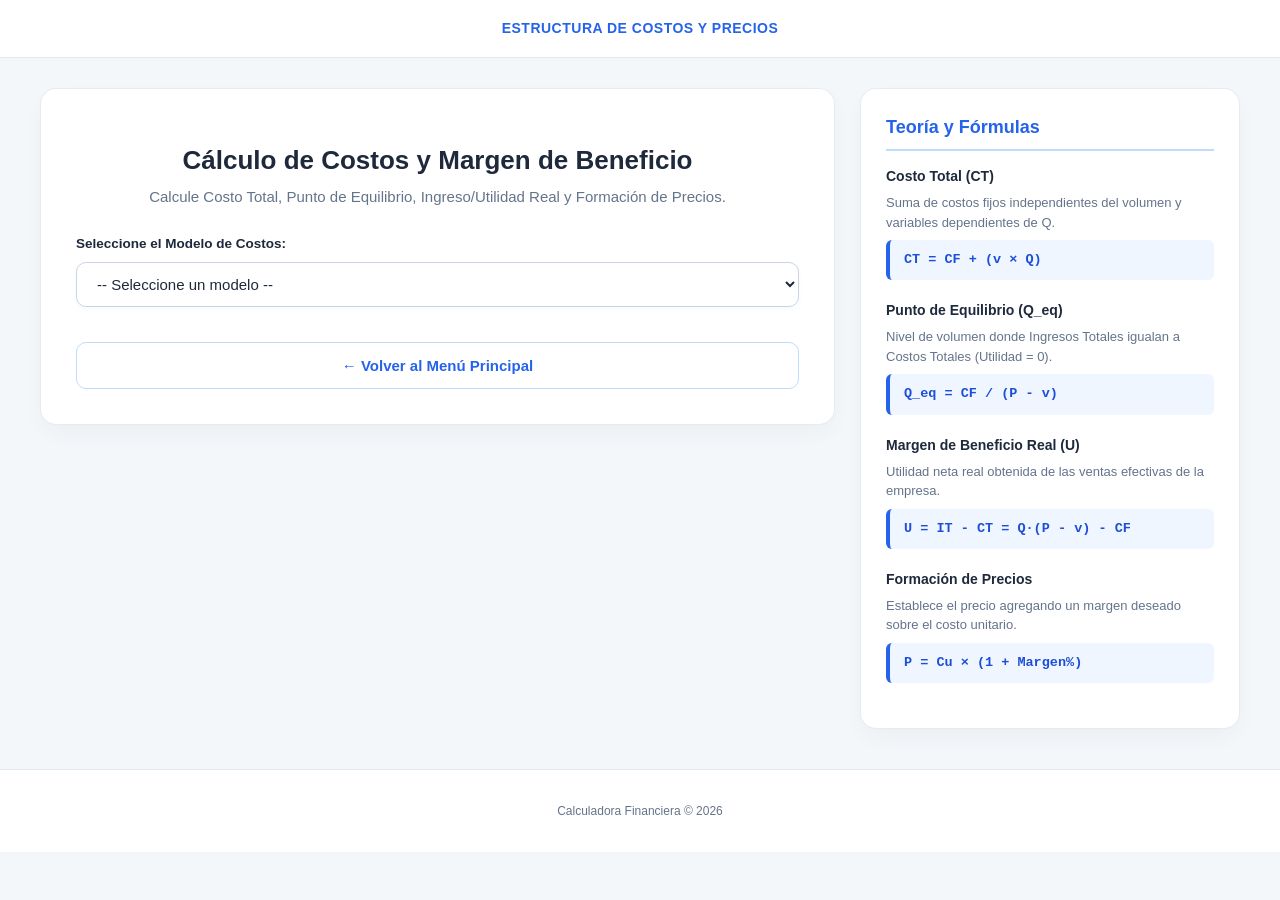
<file: pages/costos.html>
<!DOCTYPE html>
<html lang="es">
<head>
    <meta charset="UTF-8">
    <meta name="viewport" content="width=device-width, initial-scale=1.0">
    <link rel="stylesheet" href="../styles/style.css"/>
    <title>Calculadora Financiera - Estructura de Costos</title>
</head>
<body>
    <header>
        Estructura de Costos y Precios
    </header>

    <div class="page-container">
        <main> 
            <h1>Cálculo de Costos y Margen de Beneficio</h1>
            <h3>Calcule Costo Total, Punto de Equilibrio, Ingreso/Utilidad Real y Formación de Precios.</h3>

            <div class="form-group">
                <label for="modeloCalculo">Seleccione el Modelo de Costos:</label>
                <select id="modeloCalculo" onchange="cambiarModelo()">
                    <option value="">-- Seleccione un modelo --</option>
                    <option value="costo_total">Costo Total (CT = CF + v*Q)</option>
                    <option value="punto_equilibrio">Análisis de Punto de Equilibrio (Qeq = CF / (P - v))</option>
                    <option value="ingreso_utilidad">Ingresos y Margen de Beneficio Real (U = IT - CT)</option>
                    <option value="formacion_precio">Formación de Precios (Margen Nominal)</option>
                </select>
            </div>

            <div id="seccionVariable" class="form-group hidden">
                <label for="variableObjetivo">¿Qué variable desea calcular (Despejar)?</label>
                <select id="variableObjetivo" onchange="configurarFormulario()"></select>
            </div>

            <div id="formularioCampos" class="hidden form-container">
                <div id="grupo_CT" class="form-group hidden">
                    <label for="costoTotal">Costo Total (CT)</label>
                    <input type="number" id="costoTotal" min="0" step="0.01" placeholder="Ej: 15000">
                </div>
                <div id="grupo_CF" class="form-group hidden">
                    <label for="costoFijo">Costo Fijo (CF)</label>
                    <input type="number" id="costoFijo" min="0" step="0.01" placeholder="Ej: 5000">
                </div>
                <div id="grupo_v" class="form-group hidden">
                    <label for="costoVariableUnitario">Costo Variable Unitario (v)</label>
                    <input type="number" id="costoVariableUnitario" min="0" step="0.01" placeholder="Ej: 10">
                </div>
                <div id="grupo_Q" class="form-group hidden">
                    <label for="cantidad">Cantidad / Producción (Q)</label>
                    <input type="number" id="cantidad" min="0" step="1" placeholder="Ej: 1000">
                </div>
                <div id="grupo_P" class="form-group hidden">
                    <label for="precioUnitario">Precio Unitario de Venta (P)</label>
                    <input type="number" id="precioUnitario" min="0" step="0.01" placeholder="Ej: 25">
                </div>
                
                <div id="grupo_IT" class="form-group hidden">
                    <label for="ingresoTotal">Ingreso Total (IT)</label>
                    <input type="number" id="ingresoTotal" min="0" step="0.01" placeholder="Ej: 25000">
                </div>
                <div id="grupo_U" class="form-group hidden">
                    <label for="utilidad">Beneficio Real / Utilidad (U)</label>
                    <input type="number" id="utilidad" step="0.01" placeholder="Ej: 10000">
                </div>
                <div id="grupo_Cu" class="form-group hidden">
                    <label for="costoUnitario">Costo Unitario Total (Cu)</label>
                    <input type="number" id="costoUnitario" min="0" step="0.01" placeholder="Ej: 15">
                </div>
                <div id="grupo_margen" class="form-group hidden">
                    <label for="margenGanancia">Margen de Beneficio Nominal (en %, ej: 30 para 30%)</label>
                    <input type="number" id="margenGanancia" step="0.01" placeholder="Ej: 30">
                </div>

                <div class="button-actions">
                    <button type="button" onclick="ejecutarCalculoCostos()">Ejecutar Cálculo</button>
                    <button type="button" onclick="limpiarCamposGenerico('formularioCampos')" class="btn-clear">Limpiar Campos</button>
                </div>
            </div>

            <div id="resultado"></div>
            <a href="index.html"><button type="button" class="btn-nav">← Volver al Menú Principal</button></a>
        </main>

        <aside class="sidebar-panel">
            <h2>Teoría y Fórmulas</h2>

            <div class="sidebar-section">
                <h3>Costo Total (CT)</h3>
                <p>Suma de costos fijos independientes del volumen y variables dependientes de Q.</p>
                <div class="formula-box">CT = CF + (v × Q)</div>
            </div>

            <div class="sidebar-section">
                <h3>Punto de Equilibrio (Q_eq)</h3>
                <p>Nivel de volumen donde Ingresos Totales igualan a Costos Totales (Utilidad = 0).</p>
                <div class="formula-box">Q_eq = CF / (P - v)</div>
            </div>

            <div class="sidebar-section">
                <h3>Margen de Beneficio Real (U)</h3>
                <p>Utilidad neta real obtenida de las ventas efectivas de la empresa.</p>
                <div class="formula-box">U = IT - CT = Q·(P - v) - CF</div>
            </div>

            <div class="sidebar-section">
                <h3>Formación de Precios</h3>
                <p>Establece el precio agregando un margen deseado sobre el costo unitario.</p>
                <div class="formula-box">P = Cu × (1 + Margen%)</div>
            </div>
        </aside>
    </div>

    <footer>
        <p>Calculadora Financiera &copy; 2026</p>
    </footer>

    <script src="../scripts/common.js"></script>
    <script src="../scripts/costos.js"></script>
</body>
</html>
</file>
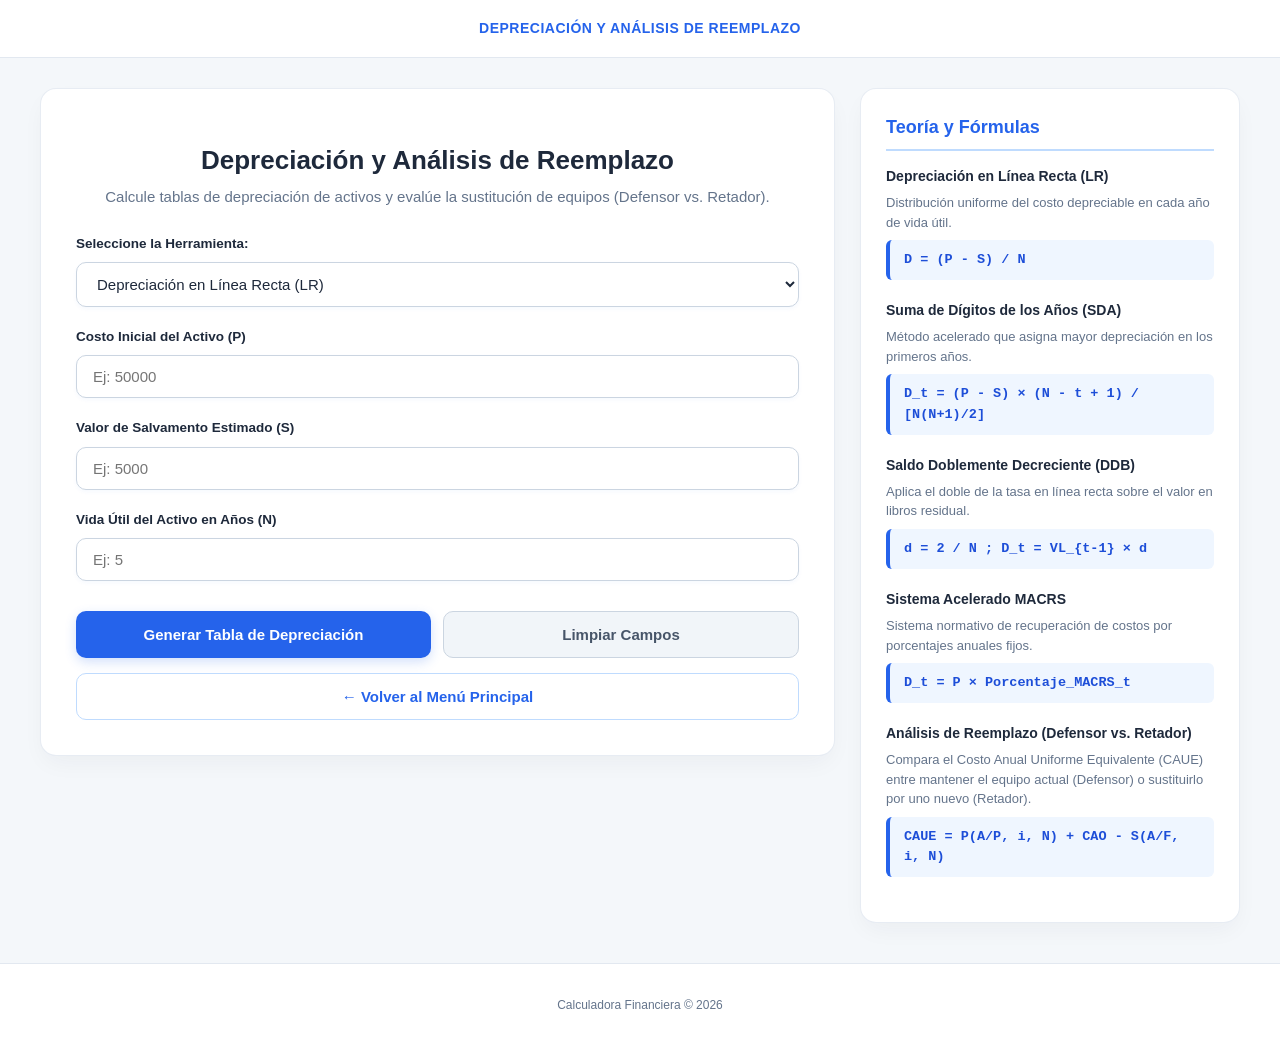
<file: pages/depreciacion.html>
<!DOCTYPE html>
<html lang="es">
<head>
    <meta charset="UTF-8">
    <meta name="viewport" content="width=device-width, initial-scale=1.0">
    <link rel="stylesheet" href="../styles/style.css"/>
    <title>Calculadora Financiera - Depreciación y Reemplazo</title>
</head>
<body>
    <header>
        Depreciación y Análisis de Reemplazo
    </header>

    <div class="page-container">
        <main style="max-width: 750px;"> 
            <h1>Depreciación y Análisis de Reemplazo</h1>
            <h3>Calcule tablas de depreciación de activos y evalúe la sustitución de equipos (Defensor vs. Retador).</h3>

            <div class="form-group">
                <label for="tipoModulo">Seleccione la Herramienta:</label>
                <select id="tipoModulo" onchange="configurarFormulario()">
                    <option value="linea_recta">Depreciación en Línea Recta (LR)</option>
                    <option value="suma_digitos">Depreciación por Suma de los Dígitos de los Años (SDA)</option>
                    <option value="saldo_decreciente">Depreciación por Saldo Doblemente Decreciente (DDB)</option>
                    <option value="macrs">Sistema Acelerado de Recuperación de Costos (MACRS)</option>
                    <option value="reemplazo">Análisis de Reemplazo de Equipos (Defensor vs. Retador)</option>
                </select>
            </div>

            <div id="formDepreciacion" class="form-container">
                <div class="form-group">
                    <label for="costoInicial">Costo Inicial del Activo (P)</label>
                    <input type="number" step="0.01" id="costoInicial" placeholder="Ej: 50000">
                </div>

                <div id="grupo_salvamento" class="form-group">
                    <label for="valorSalvamento">Valor de Salvamento Estimado (S)</label>
                    <input type="number" step="0.01" id="valorSalvamento" placeholder="Ej: 5000">
                </div>

                <div id="grupo_vida" class="form-group">
                    <label for="vidaUtil">Vida Útil del Activo en Años (N)</label>
                    <input type="number" step="1" id="vidaUtil" min="1" placeholder="Ej: 5">
                </div>

                <div id="grupo_macrs_anos" class="form-group hidden">
                    <label for="tipoMacrs">Categoría de Recuperación MACRS:</label>
                    <select id="tipoMacrs">
                        <option value="3">3 Años (Herramientas, equipos de investigación)</option>
                        <option value="5" selected>5 Años (Automóviles, camiones, computadoras)</option>
                        <option value="7">7 Años (Maquinaria industrial, mobiliario de oficina)</option>
                        <option value="10">10 Años (Equipos de transporte acuático/agrícola)</option>
                    </select>
                </div>

                <div class="button-actions">
                    <button type="button" onclick="calcularDepreciacion()">Generar Tabla de Depreciación</button>
                    <button type="button" onclick="limpiarCamposGenerico('formDepreciacion')" class="btn-clear">Limpiar Campos</button>
                </div>
            </div>

            <div id="formReemplazo" class="form-container hidden">
                <div class="form-group">
                    <label for="tmarReemplazo">Tasa de Rendimiento / TMAR (in %, ej: 12)</label>
                    <input type="number" step="0.01" id="tmarReemplazo" placeholder="Ej: 12">
                </div>

                <h2 style="border-bottom: 1px solid var(--azul-borde); padding-bottom: 5px; color: var(--azul-primario); margin-top: 15px;">
                    Defensor (Activo Actual Existente)
                </h2>
                <div class="form-group">
                    <label for="p_defensor">Valor Actual de Mercado / Inversión (P_D)</label>
                    <input type="number" step="0.01" id="p_defensor" placeholder="Ej: 15000">
                </div>
                <div class="form-group">
                    <label for="cao_defensor">Costo Anual de Operación y Mantenimiento (CAO_D)</label>
                    <input type="number" step="0.01" id="cao_defensor" placeholder="Ej: 4000">
                </div>
                <div class="form-group">
                    <label for="s_defensor">Valor de Salvamento al Final de su Vida (S_D)</label>
                    <input type="number" step="0.01" id="s_defensor" placeholder="Ej: 2000">
                </div>
                <div class="form-group">
                    <label for="n_defensor">Vida Útil Restante en Años (N_D)</label>
                    <input type="number" step="1" id="n_defensor" min="1" placeholder="Ej: 3">
                </div>

                <h2 style="border-bottom: 1px solid var(--azul-borde); padding-bottom: 5px; color: var(--azul-primario); margin-top: 15px;">
                    Retador (Activo Nuevo Propuesto)
                </h2>
                <div class="form-group">
                    <label for="p_retador">Inversión Inicial de Adquisición (P_R)</label>
                    <input type="number" step="0.01" id="p_retador" placeholder="Ej: 45000">
                </div>
                <div class="form-group">
                    <label for="cao_retador">Costo Anual de Operación y Mantenimiento (CAO_R)</label>
                    <input type="number" step="0.01" id="cao_retador" placeholder="Ej: 1500">
                </div>
                <div class="form-group">
                    <label for="s_retador">Valor de Salvamento al Final de su Vida (S_R)</label>
                    <input type="number" step="0.01" id="s_retador" placeholder="Ej: 8000">
                </div>
                <div class="form-group">
                    <label for="n_retador">Vida Útil del Retador en Años (N_R)</label>
                    <input type="number" step="1" id="n_retador" min="1" placeholder="Ej: 8">
                </div>

                <div class="button-actions">
                    <button type="button" onclick="evaluarReemplazo()">Evaluar Reemplazo</button>
                    <button type="button" onclick="limpiarCamposGenerico('formReemplazo')" class="btn-clear">Limpiar Campos</button>
                </div>
            </div>

            <div id="resultado"></div>
            <a href="index.html"><button type="button" class="btn-nav">← Volver al Menú Principal</button></a>
        </main>

        <aside class="sidebar-panel">
            <h2>Teoría y Fórmulas</h2>

            <div class="sidebar-section">
                <h3>Depreciación en Línea Recta (LR)</h3>
                <p>Distribución uniforme del costo depreciable en cada año de vida útil.</p>
                <div class="formula-box">D = (P - S) / N</div>
            </div>

            <div class="sidebar-section">
                <h3>Suma de Dígitos de los Años (SDA)</h3>
                <p>Método acelerado que asigna mayor depreciación en los primeros años.</p>
                <div class="formula-box">D_t = (P - S) × (N - t + 1) / [N(N+1)/2]</div>
            </div>

            <div class="sidebar-section">
                <h3>Saldo Doblemente Decreciente (DDB)</h3>
                <p>Aplica el doble de la tasa en línea recta sobre el valor en libros residual.</p>
                <div class="formula-box">d = 2 / N ; D_t = VL_{t-1} × d</div>
            </div>

            <div class="sidebar-section">
                <h3>Sistema Acelerado MACRS</h3>
                <p>Sistema normativo de recuperación de costos por porcentajes anuales fijos.</p>
                <div class="formula-box">D_t = P × Porcentaje_MACRS_t</div>
            </div>

            <div class="sidebar-section">
                <h3>Análisis de Reemplazo (Defensor vs. Retador)</h3>
                <p>Compara el Costo Anual Uniforme Equivalente (CAUE) entre mantener el equipo actual (Defensor) o sustituirlo por uno nuevo (Retador).</p>
                <div class="formula-box">CAUE = P(A/P, i, N) + CAO - S(A/F, i, N)</div>
            </div>
        </aside>
    </div>

    <footer>
        <p>Calculadora Financiera &copy; 2026</p>
    </footer>

    <script src="../scripts/common.js"></script>
    <script src="../scripts/depreciacion.js"></script>
</body>
</html>
</file>
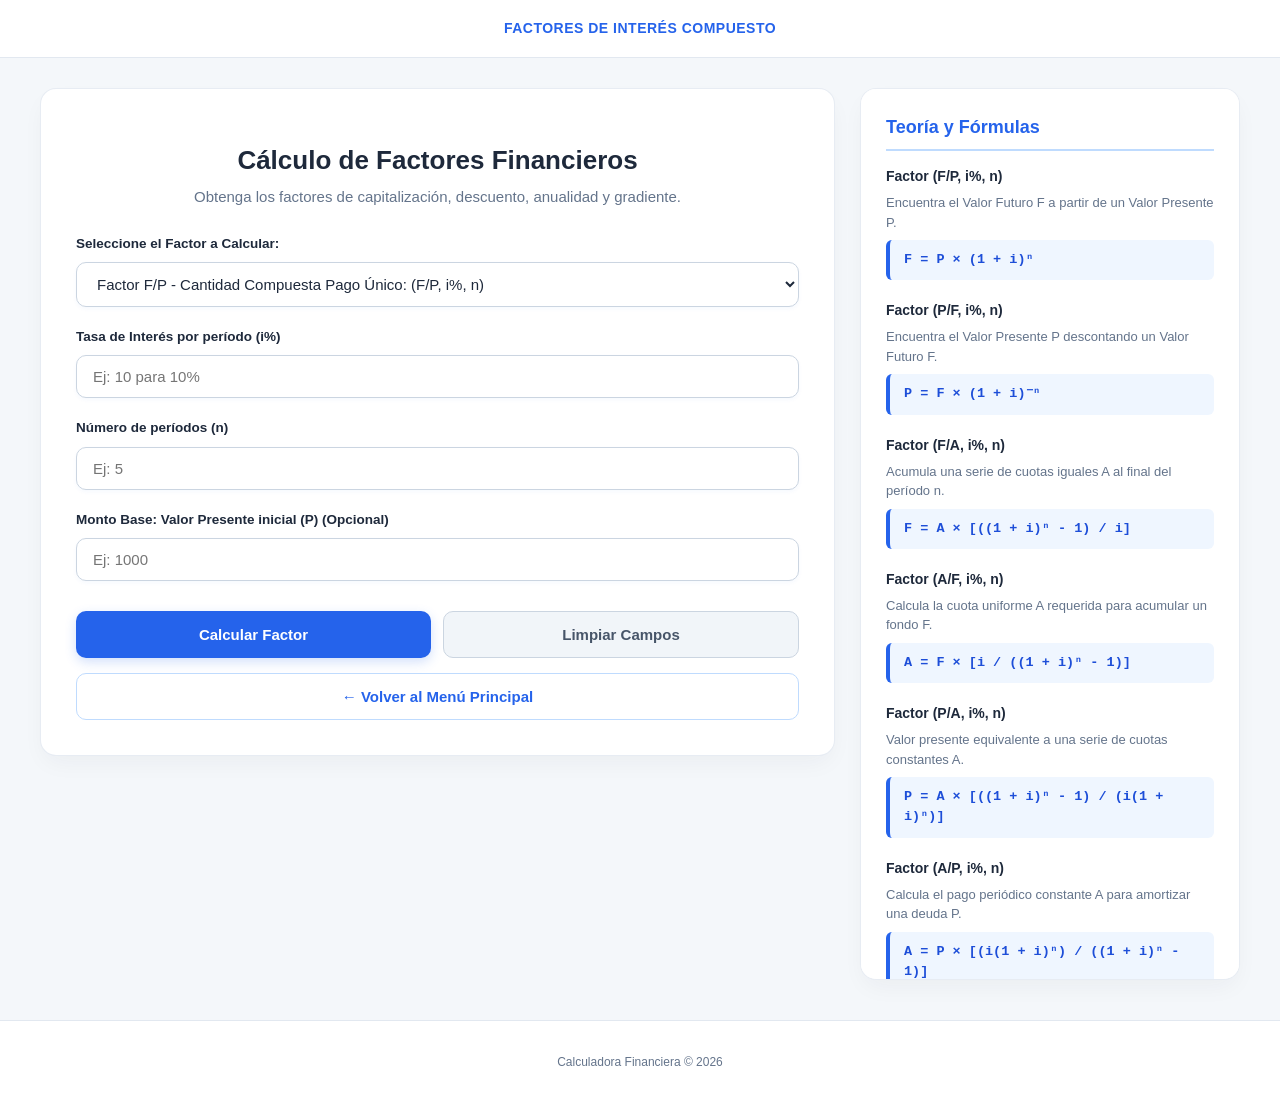
<file: pages/factores.html>
<!DOCTYPE html>
<html lang="es">
<head>
    <meta charset="UTF-8">
    <meta name="viewport" content="width=device-width, initial-scale=1.0">
    <link rel="stylesheet" href="../styles/style.css"/>
    <title>Calculadora Financiera - Factores de Interés Compuesto</title>
</head>
<body>
    <header>
        Factores de Interés Compuesto
    </header>

    <div class="page-container">
        <main> 
            <h1>Cálculo de Factores Financieros</h1>
            <h3>Obtenga los factores de capitalización, descuento, anualidad y gradiente.</h3>

            <div class="form-group">
                <label for="tipoFactor">Seleccione el Factor a Calcular:</label>
                <select id="tipoFactor" onchange="configurarFormulario()">
                    <option value="fp">Factor F/P - Cantidad Compuesta Pago Único: (F/P, i%, n)</option>
                    <option value="pf">Factor P/F - Valor Presente Pago Único: (P/F, i%, n)</option>
                    <option value="fa">Factor F/A - Cantidad Compuesta Serie Uniforme: (F/A, i%, n)</option>
                    <option value="af">Factor A/F - Fondo de Amortización: (A/F, i%, n)</option>
                    <option value="pa">Factor P/A - Valor Presente Serie Uniforme: (P/A, i%, n)</option>
                    <option value="ap">Factor A/P - Recuperación de Capital: (A/P, i%, n)</option>
                    <option value="pg">Factor P/G - Valor Presente Gradiente Aritmético: (P/G, i%, n)</option>
                    <option value="ag">Factor A/G - Serie Uniforme Gradiente Aritmético: (A/G, i%, n)</option>
                </select>
            </div>

            <div id="formularioCampos" class="form-container">
                <div class="form-group">
                    <label for="tasaInteres">Tasa de Interés por período (i%)</label>
                    <input type="number" step="0.01" id="tasaInteres" placeholder="Ej: 10 para 10%">
                </div>

                <div class="form-group">
                    <label for="numeroPeriodos">Número de períodos (n)</label>
                    <input type="number" step="1" id="numeroPeriodos" min="1" placeholder="Ej: 5">
                </div>

                <div class="form-group">
                    <label id="lblMontoBase" for="montoBase">Monto Base de entrada (Opcional para obtener el total)</label>
                    <input type="number" step="0.01" id="montoBase" placeholder="Ej: 1000">
                </div>

                <div class="button-actions">
                    <button type="button" onclick="calcularFactor()">Calcular Factor</button>
                    <button type="button" onclick="limpiarCamposGenerico('formularioCampos')" class="btn-clear">Limpiar Campos</button>
                </div>
            </div>

            <div id="resultado"></div>
            <a href="index.html"><button type="button" class="btn-nav">← Volver al Menú Principal</button></a>
        </main>

        <aside class="sidebar-panel">
            <h2>Teoría y Fórmulas</h2>

            <div class="sidebar-section">
                <h3>Factor (F/P, i%, n)</h3>
                <p>Encuentra el Valor Futuro F a partir de un Valor Presente P.</p>
                <div class="formula-box">F = P × (1 + i)ⁿ</div>
            </div>

            <div class="sidebar-section">
                <h3>Factor (P/F, i%, n)</h3>
                <p>Encuentra el Valor Presente P descontando un Valor Futuro F.</p>
                <div class="formula-box">P = F × (1 + i)⁻ⁿ</div>
            </div>

            <div class="sidebar-section">
                <h3>Factor (F/A, i%, n)</h3>
                <p>Acumula una serie de cuotas iguales A al final del período n.</p>
                <div class="formula-box">F = A × [((1 + i)ⁿ - 1) / i]</div>
            </div>

            <div class="sidebar-section">
                <h3>Factor (A/F, i%, n)</h3>
                <p>Calcula la cuota uniforme A requerida para acumular un fondo F.</p>
                <div class="formula-box">A = F × [i / ((1 + i)ⁿ - 1)]</div>
            </div>

            <div class="sidebar-section">
                <h3>Factor (P/A, i%, n)</h3>
                <p>Valor presente equivalente a una serie de cuotas constantes A.</p>
                <div class="formula-box">P = A × [((1 + i)ⁿ - 1) / (i(1 + i)ⁿ)]</div>
            </div>

            <div class="sidebar-section">
                <h3>Factor (A/P, i%, n)</h3>
                <p>Calcula el pago periódico constante A para amortizar una deuda P.</p>
                <div class="formula-box">A = P × [(i(1 + i)ⁿ) / ((1 + i)ⁿ - 1)]</div>
            </div>

            <div class="sidebar-section">
                <h3>Factor (P/G, i%, n)</h3>
                <p>Valor presente de una serie con incremento constante G por período.</p>
                <div class="formula-box">P = G × [((1+i)ⁿ - 1 - n·i) / (i²(1+i)ⁿ)]</div>
            </div>

            <div class="sidebar-section">
                <h3>Factor (A/G, i%, n)</h3>
                <p>Serie anual uniforme equivalente a un gradiente aritmético G.</p>
                <div class="formula-box">A = G × [(1/i) - (n / ((1+i)ⁿ - 1))]</div>
            </div>
        </aside>
    </div>

    <footer>
        <p>Calculadora Financiera &copy; 2026</p>
    </footer>

    <script src="../scripts/common.js"></script>
    <script src="../scripts/factores.js"></script>
</body>
</html>
</file>
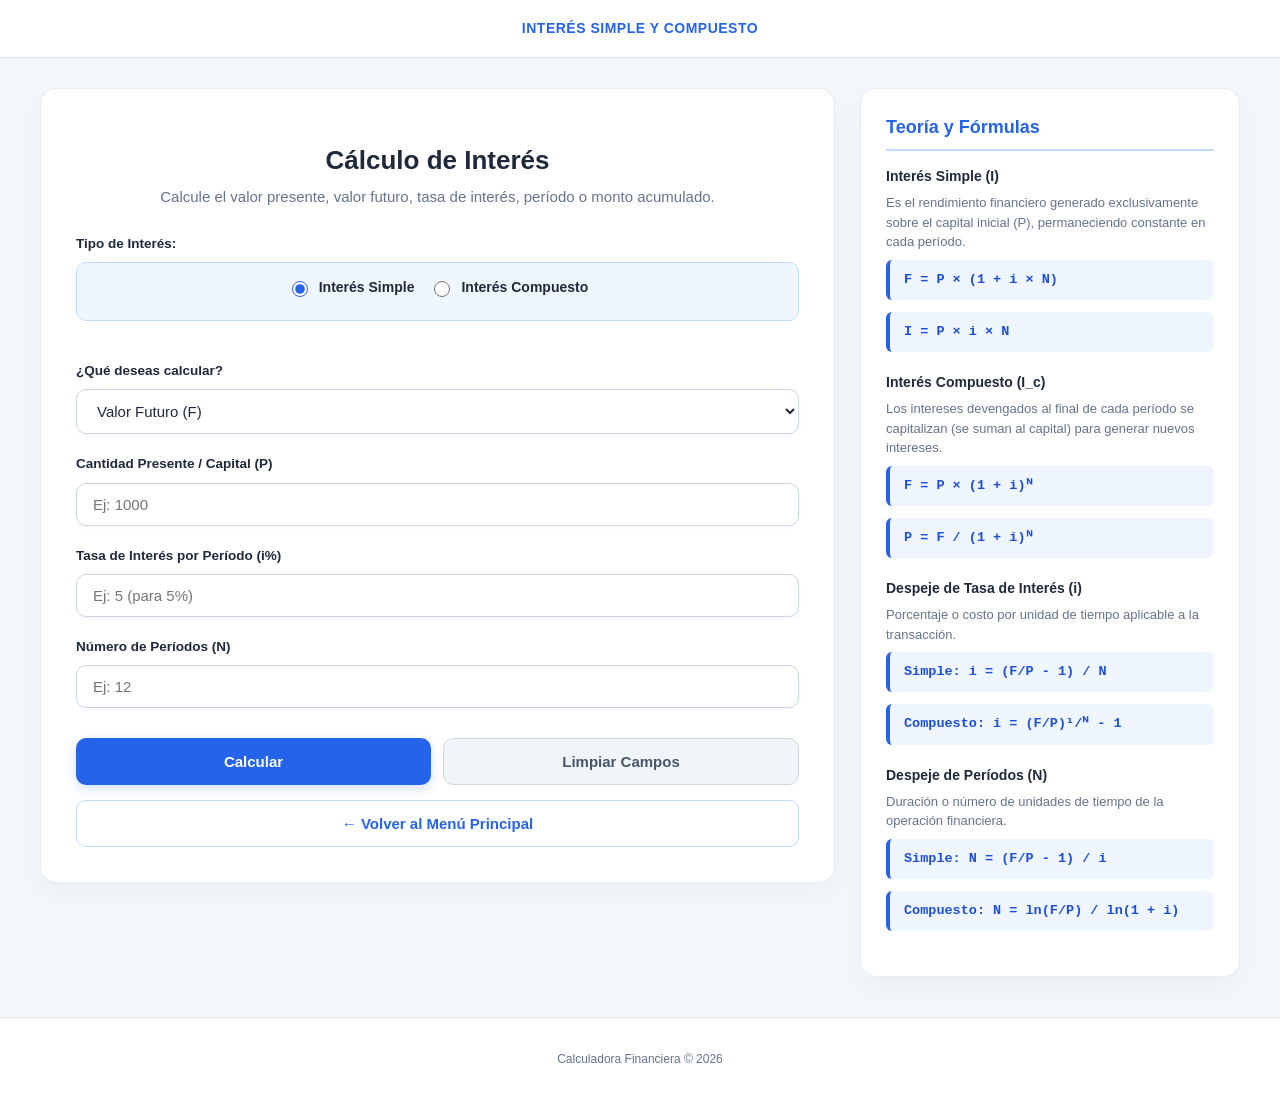
<file: pages/interes.html>
<!DOCTYPE html>
<html lang="es">
<head>
    <meta charset="UTF-8">
    <meta name="viewport" content="width=device-width, initial-scale=1.0">
    <link rel="stylesheet" href="../styles/style.css"/>
    <title>Calculadora Financiera - Interés Simple y Compuesto</title>
</head>
<body>
    <header>
        Interés Simple y Compuesto
    </header>

    <div class="page-container">
        <main> 
            <h1>Cálculo de Interés</h1>
            <h3>Calcule el valor presente, valor futuro, tasa de interés, período o monto acumulado.</h3>

            <div class="form-group">
                <label>Tipo de Interés:</label>
                <div class="radio-group">
                    <label class="radio-option">
                        <input type="radio" name="tipoInteres" id="rbSimple" value="simple" checked onchange="configurarFormulario()"> Interés Simple
                    </label>
                    <label class="radio-option">
                        <input type="radio" name="tipoInteres" id="rbCompuesto" value="compuesto" onchange="configurarFormulario()"> Interés Compuesto
                    </label>
                </div>
            </div>

            <div class="form-group">
                <label for="variableACalcular">¿Qué deseas calcular?</label>
                <select id="variableACalcular" onchange="configurarFormulario()">
                    <option value="futuro">Valor Futuro (F)</option>
                    <option value="presente">Valor Presente (P)</option>
                    <option value="tasa">Tasa de Interés (i%)</option>
                    <option value="periodos">Número de Períodos (N)</option>
                    <option value="interes">Monto de Interés Ganado (I)</option>
                </select>
            </div>

            <div id="formularioCampos" class="form-container">
                <div id="grupo_P" class="form-group">
                    <label for="cantPresente">Cantidad Presente / Capital (P)</label>
                    <input type="number" id="cantPresente" min="0" step="0.01" placeholder="Ej: 1000">
                </div>

                <div id="grupo_F" class="form-group hidden">
                    <label for="cantFutura">Cantidad Futura / Monto Final (F)</label>
                    <input type="number" id="cantFutura" min="0" step="0.01" placeholder="Ej: 1250">
                </div>

                <div id="grupo_i" class="form-group">
                    <label for="tasaInteres">Tasa de Interés por Período (i%)</label>
                    <input type="number" step="0.01" id="tasaInteres" min="0" placeholder="Ej: 5 (para 5%)">
                </div>

                <div id="grupo_N" class="form-group">
                    <label for="numeroPeriodos">Número de Períodos (N)</label>
                    <input type="number" step="1" id="numeroPeriodos" min="0" placeholder="Ej: 12">
                </div>

                <div class="button-actions">
                    <button type="button" onclick="calcularInteres()">Calcular</button>
                    <button type="button" onclick="limpiarCamposInteres()" class="btn-clear">Limpiar Campos</button>
                </div>
            </div>

            <div id="resultado"></div>

            <a href="index.html"><button type="button" class="btn-nav">← Volver al Menú Principal</button></a>
        </main>

        <aside class="sidebar-panel">
            <h2>Teoría y Fórmulas</h2>

            <div class="sidebar-section">
                <h3>Interés Simple (I)</h3>
                <p>Es el rendimiento financiero generado exclusivamente sobre el capital inicial (P), permaneciendo constante en cada período.</p>
                <div class="formula-box">F = P × (1 + i × N)</div>
                <div class="formula-box">I = P × i × N</div>
            </div>

            <div class="sidebar-section">
                <h3>Interés Compuesto (I_c)</h3>
                <p>Los intereses devengados al final de cada período se capitalizan (se suman al capital) para generar nuevos intereses.</p>
                <div class="formula-box">F = P × (1 + i)ᴺ</div>
                <div class="formula-box">P = F / (1 + i)ᴺ</div>
            </div>

            <div class="sidebar-section">
                <h3>Despeje de Tasa de Interés (i)</h3>
                <p>Porcentaje o costo por unidad de tiempo aplicable a la transacción.</p>
                <div class="formula-box">Simple: i = (F/P - 1) / N</div>
                <div class="formula-box">Compuesto: i = (F/P)¹/ᴺ - 1</div>
            </div>

            <div class="sidebar-section">
                <h3>Despeje de Períodos (N)</h3>
                <p>Duración o número de unidades de tiempo de la operación financiera.</p>
                <div class="formula-box">Simple: N = (F/P - 1) / i</div>
                <div class="formula-box">Compuesto: N = ln(F/P) / ln(1 + i)</div>
            </div>
        </aside>
    </div>

    <footer>
        <p>Calculadora Financiera &copy; 2026</p>
    </footer>

    <script src="../scripts/common.js"></script>
    <script src="../scripts/interes.js"></script>
</body>
</html>
</file>
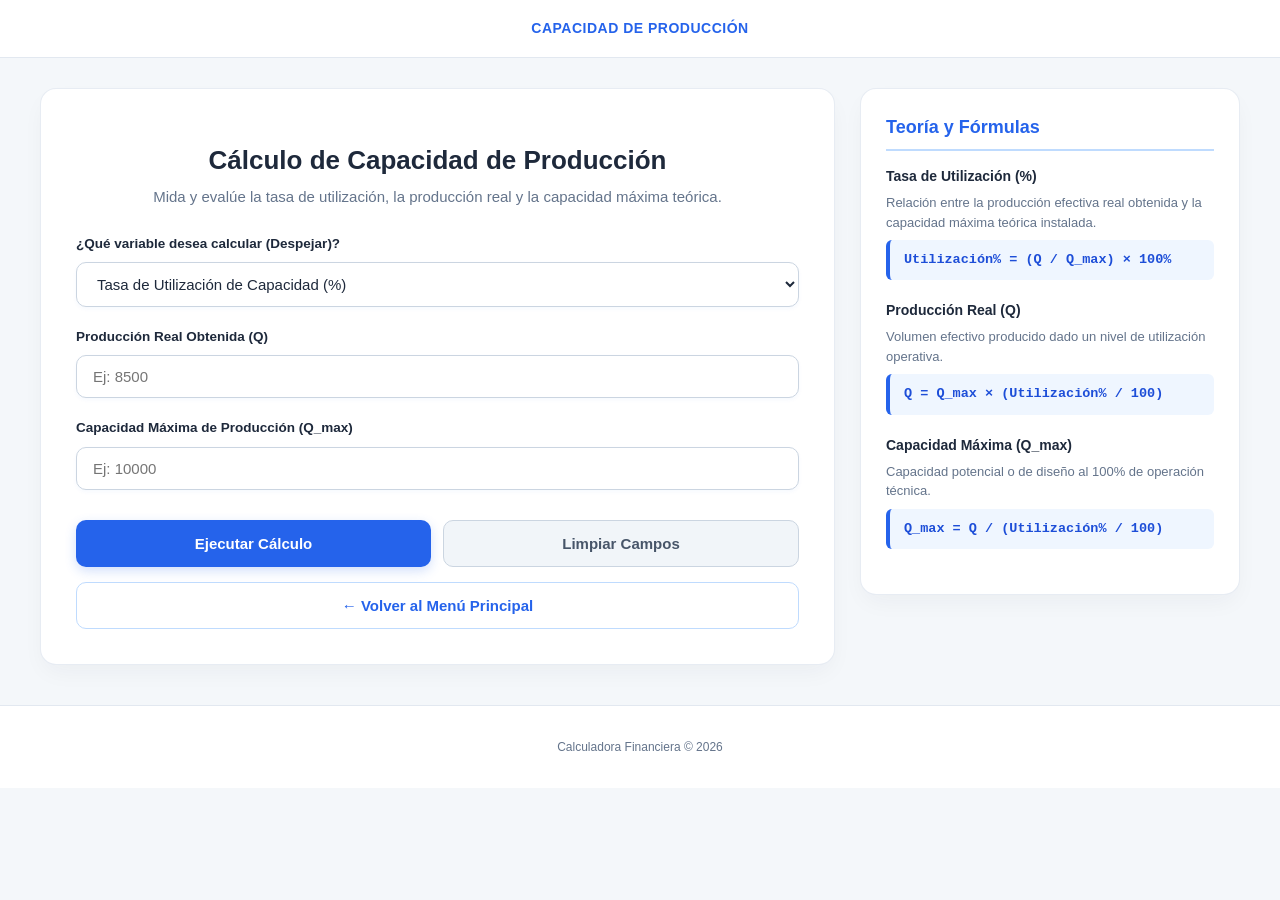
<file: pages/produccion.html>
<!DOCTYPE html>
<html lang="es">
<head>
    <meta charset="UTF-8">
    <meta name="viewport" content="width=device-width, initial-scale=1.0">
    <link rel="stylesheet" href="../styles/style.css"/>
    <title>Calculadora Financiera - Capacidad de Producción</title>
</head>
<body>
    <header>
        Capacidad de Producción
    </header>

    <div class="page-container">
        <main> 
            <h1>Cálculo de Capacidad de Producción</h1>
            <h3>Mida y evalúe la tasa de utilización, la producción real y la capacidad máxima teórica.</h3>

            <div class="form-group">
                <label for="variableObjetivo">¿Qué variable desea calcular (Despejar)?</label>
                <select id="variableObjetivo" onchange="configurarFormulario()">
                    <option value="util">Tasa de Utilización de Capacidad (%)</option>
                    <option value="Q">Producción Real (Q)</option>
                    <option value="Qmax">Capacidad Máxima de Producción (Q_max)</option>
                </select>
            </div>

            <div id="formularioCampos" class="form-container">
                <div id="grupo_Q" class="form-group hidden">
                    <label for="cantidad">Producción Real Obtenida (Q)</label>
                    <input type="number" id="cantidad" min="0" step="1" placeholder="Ej: 8500">
                </div>

                <div id="grupo_Qmax" class="form-group">
                    <label for="capacidadMax">Capacidad Máxima de Producción (Q_max)</label>
                    <input type="number" id="capacidadMax" min="0" step="1" placeholder="Ej: 10000">
                </div>

                <div id="grupo_utilizacion" class="form-group hidden">
                    <label for="tasaUtilizacion">Tasa de Utilización (en %, ej: 85 para 85%)</label>
                    <input type="number" id="tasaUtilizacion" min="0" max="100" step="0.1" placeholder="Ej: 85">
                </div>

                <div class="button-actions">
                    <button type="button" onclick="ejecutarCalculoProduccion()">Ejecutar Cálculo</button>
                    <button type="button" onclick="limpiarCamposGenerico('formularioCampos')" class="btn-clear">Limpiar Campos</button>
                </div>
            </div>

            <div id="resultado"></div>
            <a href="index.html"><button type="button" class="btn-nav">← Volver al Menú Principal</button></a>
        </main>

        <aside class="sidebar-panel">
            <h2>Teoría y Fórmulas</h2>

            <div class="sidebar-section">
                <h3>Tasa de Utilización (%)</h3>
                <p>Relación entre la producción efectiva real obtenida y la capacidad máxima teórica instalada.</p>
                <div class="formula-box">Utilización% = (Q / Q_max) × 100%</div>
            </div>

            <div class="sidebar-section">
                <h3>Producción Real (Q)</h3>
                <p>Volumen efectivo producido dado un nivel de utilización operativa.</p>
                <div class="formula-box">Q = Q_max × (Utilización% / 100)</div>
            </div>

            <div class="sidebar-section">
                <h3>Capacidad Máxima (Q_max)</h3>
                <p>Capacidad potencial o de diseño al 100% de operación técnica.</p>
                <div class="formula-box">Q_max = Q / (Utilización% / 100)</div>
            </div>
        </aside>
    </div>

    <footer>
        <p>Calculadora Financiera &copy; 2026</p>
    </footer>

    <script src="../scripts/common.js"></script>
    <script src="../scripts/produccion.js"></script>
</body>
</html>
</file>
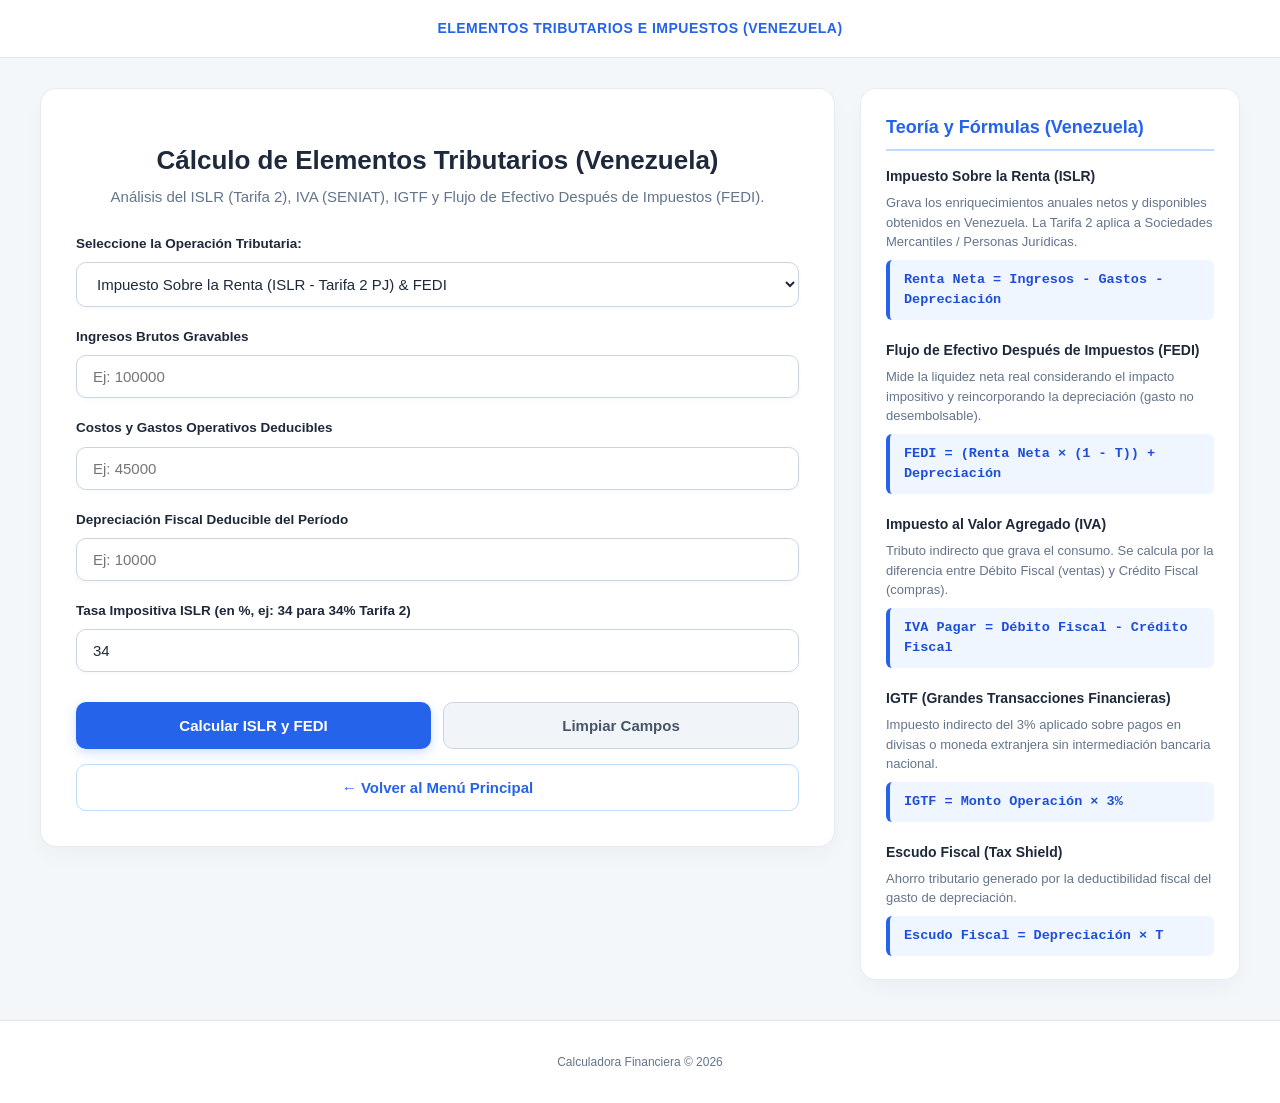
<file: pages/tributos.html>
<!DOCTYPE html>
<html lang="es">
<head>
    <meta charset="UTF-8">
    <meta name="viewport" content="width=device-width, initial-scale=1.0">
    <link rel="stylesheet" href="../styles/style.css"/>
    <title>Calculadora Financiera - Elementos Tributarios Venezuela</title>
</head>
<body>
    <header>
        Elementos Tributarios e Impuestos (Venezuela)
    </header>

    <div class="page-container">
        <main style="max-width: 750px;"> 
            <h1>Cálculo de Elementos Tributarios (Venezuela)</h1>
            <h3>Análisis del ISLR (Tarifa 2), IVA (SENIAT), IGTF y Flujo de Efectivo Después de Impuestos (FEDI).</h3>

            <div class="form-group">
                <label for="tipoTributo">Seleccione la Operación Tributaria:</label>
                <select id="tipoTributo" onchange="configurarFormulario()">
                    <option value="islr">Impuesto Sobre la Renta (ISLR - Tarifa 2 PJ) & FEDI</option>
                    <option value="iva">Impuesto al Valor Agregado (IVA - Débito / Crédito Fiscal)</option>
                    <option value="igtf">Impuesto a las Grandes Transacciones Financieras (IGTF 3%)</option>
                    <option value="escudo">Escudo Fiscal de la Depreciación (Tax Shield)</option>
                </select>
            </div>

            <div id="formISLR" class="form-container">
                <div class="form-group">
                    <label for="ingresosBrutos">Ingresos Brutos Gravables</label>
                    <input type="number" step="0.01" id="ingresosBrutos" placeholder="Ej: 100000">
                </div>

                <div class="form-group">
                    <label for="gastosDeducibles">Costos y Gastos Operativos Deducibles</label>
                    <input type="number" step="0.01" id="gastosDeducibles" placeholder="Ej: 45000">
                </div>

                <div class="form-group">
                    <label for="depreciacionAnual">Depreciación Fiscal Deducible del Período</label>
                    <input type="number" step="0.01" id="depreciacionAnual" placeholder="Ej: 10000">
                </div>

                <div class="form-group">
                    <label for="tasaIslr">Tasa Impositiva ISLR (en %, ej: 34 para 34% Tarifa 2)</label>
                    <input type="number" step="0.01" id="tasaIslr" value="34" placeholder="Ej: 34">
                </div>

                <div class="button-actions">
                    <button type="button" onclick="calcularISLR()">Calcular ISLR y FEDI</button>
                    <button type="button" onclick="limpiarCamposGenerico('formISLR')" class="btn-clear">Limpiar Campos</button>
                </div>
            </div>

            <div id="formIVA" class="form-container hidden">
                <div class="form-group">
                    <label for="ventasBase">Base Imponible de Ventas / Ingresos (Débito Fiscal)</label>
                    <input type="number" step="0.01" id="ventasBase" placeholder="Ej: 50000">
                </div>

                <div class="form-group">
                    <label for="comprasBase">Base Imponible de Compras y Servicios (Crédito Fiscal)</label>
                    <input type="number" step="0.01" id="comprasBase" placeholder="Ej: 30000">
                </div>

                <div class="form-group">
                    <label for="alicuotaIva">Alicuota de IVA Aplicable (%):</label>
                    <select id="alicuotaIva">
                        <option value="16" selected>16% (Alícuota General SENIAT)</option>
                        <option value="8">8% (Alícuota Reducida)</option>
                        <option value="31">31% (Alícuota General + Adicional Suntuario)</option>
                    </select>
                </div>

                <div class="button-actions">
                    <button type="button" onclick="calcularIVA()">Calcular Cuota de IVA</button>
                    <button type="button" onclick="limpiarCamposGenerico('formIVA')" class="btn-clear">Limpiar Campos</button>
                </div>
            </div>

            <div id="formIGTF" class="form-container hidden">
                <div class="form-group">
                    <label for="montoOperacion">Monto Total de la Operación en Divisas / Criptoactivos</label>
                    <input type="number" step="0.01" id="montoOperacion" placeholder="Ej: 500">
                </div>

                <div class="form-group">
                    <label for="tasaIgtf">Alícuota IGTF (%):</label>
                    <select id="tasaIgtf">
                        <option value="3" selected>3% (Pagos en Divisas / Criptoactivos)</option>
                        <option value="2">2% (Contribuyentes Especiales en Moneda Nacional)</option>
                    </select>
                </div>

                <div class="button-actions">
                    <button type="button" onclick="calcularIGTF()">Calcular IGTF Retenido</button>
                    <button type="button" onclick="limpiarCamposGenerico('formIGTF')" class="btn-clear">Limpiar Campos</button>
                </div>
            </div>

            <div id="formEscudo" class="form-container hidden">
                <div class="form-group">
                    <label for="montoDepreciacionEscudo">Monto Anual de Depreciación</label>
                    <input type="number" step="0.01" id="montoDepreciacionEscudo" placeholder="Ej: 12000">
                </div>

                <div class="form-group">
                    <label for="tasaIslrEscudo">Tasa Impositiva ISLR Corporativa (%):</label>
                    <input type="number" step="0.01" id="tasaIslrEscudo" value="34" placeholder="Ej: 34">
                </div>

                <div class="button-actions">
                    <button type="button" onclick="calcularEscudo()">Calcular Escudo Fiscal</button>
                    <button type="button" onclick="limpiarCamposGenerico('formEscudo')" class="btn-clear">Limpiar Campos</button>
                </div>
            </div>

            <div id="resultado"></div>
            <a href="index.html"><button type="button" class="btn-nav">← Volver al Menú Principal</button></a>
        </main>

        <aside class="sidebar-panel">
            <h2>Teoría y Fórmulas (Venezuela)</h2>

            <div class="sidebar-section">
                <h3>Impuesto Sobre la Renta (ISLR)</h3>
                <p>Grava los enriquecimientos anuales netos y disponibles obtenidos en Venezuela. La Tarifa 2 aplica a Sociedades Mercantiles / Personas Jurídicas.</p>
                <div class="formula-box">Renta Neta = Ingresos - Gastos - Depreciación</div>
            </div>

            <div class="sidebar-section">
                <h3>Flujo de Efectivo Después de Impuestos (FEDI)</h3>
                <p>Mide la liquidez neta real considerando el impacto impositivo y reincorporando la depreciación (gasto no desembolsable).</p>
                <div class="formula-box">FEDI = (Renta Neta × (1 - T)) + Depreciación</div>
            </div>

            <div class="sidebar-section">
                <h3>Impuesto al Valor Agregado (IVA)</h3>
                <p>Tributo indirecto que grava el consumo. Se calcula por la diferencia entre Débito Fiscal (ventas) y Crédito Fiscal (compras).</p>
                <div class="formula-box">IVA Pagar = Débito Fiscal - Crédito Fiscal</div>
            </div>

            <div class="sidebar-section">
                <h3>IGTF (Grandes Transacciones Financieras)</h3>
                <p>Impuesto indirecto del 3% aplicado sobre pagos en divisas o moneda extranjera sin intermediación bancaria nacional.</p>
                <div class="formula-box">IGTF = Monto Operación × 3%</div>
            </div>

            <div class="sidebar-section">
                <h3>Escudo Fiscal (Tax Shield)</h3>
                <p>Ahorro tributario generado por la deductibilidad fiscal del gasto de depreciación.</p>
                <div class="formula-box">Escudo Fiscal = Depreciación × T</div>
            </div>
        </aside>
    </div>

    <footer>
        <p>Calculadora Financiera &copy; 2026</p>
    </footer>

    <script src="../scripts/common.js"></script>
    <script src="../scripts/tributos.js"></script>
</body>
</html>
</file>
<file: styles/style.css>
:root {
    --bg-main: #ffffff;
    --bg-body: #f4f7fa;
    --azul-primario: #2563eb;
    --azul-hover: #1d4ed8;
    --azul-tenue: #eff6ff;
    --azul-borde: #bfdbfe;
    --texto-principal: #1e293b;
    --texto-secundario: #64748b;
    --shadow-sm: 0 2px 4px rgba(37, 99, 235, 0.04);
    --shadow-md: 0 10px 25px -5px rgba(30, 41, 59, 0.05);
    --transition: all 0.25s cubic-bezier(0.4, 0, 0.2, 1);
}

body {
    font-family: 'Inter', -apple-system, BlinkMacSystemFont, "Segoe UI", sans-serif;
    background-color: var(--bg-body);
    color: var(--texto-principal);
    margin: 0;
    padding: 0;
    line-height: 1.5;
}

header {
    background-color: var(--bg-main);
    padding: 18px 20px;
    text-align: center;
    border-bottom: 1px solid #e2e8f0;
    font-size: 14px;
    font-weight: 700;
    color: var(--azul-primario);
    text-transform: uppercase;
    letter-spacing: 0.5px;
}

footer {
    text-align: center;
    padding: 20px;
    font-size: 12px;
    color: var(--texto-secundario);
    border-top: 1px solid #e2e8f0;
    background-color: var(--bg-main);
    margin-top: 40px;
}

.page-container {
    max-width: 1200px;
    margin: 30px auto;
    padding: 0 20px;
    display: grid;
    grid-template-columns: 1fr 380px;
    gap: 25px;
    align-items: start;
}

.page-container-single {
    max-width: 680px;
    margin: 40px auto;
    padding: 0 20px;
}

main {
    background: var(--bg-main);
    padding: 35px; 
    border-radius: 16px;
    box-shadow: var(--shadow-md);
    border: 1px solid rgba(226, 232, 240, 0.8);
}

.sidebar-panel {
    background: var(--bg-main);
    padding: 25px;
    border-radius: 16px;
    box-shadow: var(--shadow-md);
    border: 1px solid rgba(226, 232, 240, 0.8);
    position: sticky;
    top: 20px;
    max-height: calc(100vh - 60px);
    overflow-y: auto;
}

.sidebar-panel h2 {
    font-size: 18px;
    font-weight: 800;
    color: var(--azul-primario);
    margin-top: 0;
    margin-bottom: 15px;
    border-bottom: 2px solid var(--azul-borde);
    padding-bottom: 8px;
    display: flex;
    align-items: center;
    gap: 8px;
}

.sidebar-section {
    margin-bottom: 20px;
}

.sidebar-section h3 {
    font-size: 14px;
    font-weight: 700;
    color: var(--texto-principal);
    text-align: left;
    margin-top: 0;
    margin-bottom: 6px;
}

.sidebar-section p {
    font-size: 13px;
    color: var(--texto-secundario);
    line-height: 1.5;
    margin: 0 0 8px 0;
}

.formula-box {
    background: var(--azul-tenue);
    border-left: 4px solid var(--azul-primario);
    padding: 10px 14px;
    border-radius: 6px;
    font-family: 'Courier New', Courier, monospace;
    font-size: 13.5px;
    font-weight: 700;
    color: var(--azul-hover);
    margin: 6px 0 12px 0;
}

h1 {
    color: var(--texto-principal);
    font-size: 26px;
    font-weight: 800;
    margin-bottom: 6px;
    text-align: center;
}

h3 {
    color: var(--texto-secundario);
    font-size: 15px;
    font-weight: 400;
    text-align: center;
    margin-top: 0;
    margin-bottom: 25px;
}

.form-container {
    background-color: var(--bg-main);
    border-radius: 12px;
    margin-top: 20px;
}

.form-group {
    margin-bottom: 20px;
    display: flex;
    flex-direction: column;
}

label {
    font-weight: 600;
    color: var(--texto-principal);
    font-size: 13.5px;
    margin-bottom: 8px;
}

input[type="number"], input[type="text"], select {
    width: 100%;
    padding: 12px 16px;
    border: 1px solid #cbd5e1;
    border-radius: 10px;
    box-sizing: border-box;
    font-size: 15px;
    background-color: var(--bg-main);
    color: var(--texto-principal);
    box-shadow: var(--shadow-sm);
    transition: var(--transition);
}

input[type="number"]:focus, input[type="text"]:focus, select:focus {
    outline: none;
    border-color: var(--azul-primario);
    box-shadow: 0 0 0 4px rgba(37, 99, 235, 0.12);
}

.radio-group {
    display: flex;
    gap: 15px;
    background: var(--azul-tenue);
    padding: 14px;
    border-radius: 10px;
    border: 1px solid var(--azul-borde);
    margin-bottom: 20px;
    justify-content: center;
    flex-wrap: wrap;
}

.radio-option {
    display: flex;
    align-items: center;
    gap: 8px;
    font-weight: 600;
    cursor: pointer;
    font-size: 14px;
}

.radio-option input[type="radio"] {
    accent-color: var(--azul-primario);
    width: 16px;
    height: 16px;
}

.button-actions {
    display: flex;
    gap: 12px;
    margin-top: 20px;
}

button {
    width: 100%;
    background-color: var(--azul-primario);
    color: #ffffff;
    border: none;
    padding: 14px;
    margin-top: 10px;
    border-radius: 10px;
    font-size: 15px;
    font-weight: 600;
    cursor: pointer;
    box-shadow: 0 4px 12px rgba(37, 99, 235, 0.2);
    transition: var(--transition);
}

button:hover {
    background-color: var(--azul-hover);
    transform: translateY(-1px);
}

.btn-clear {
    background-color: #f1f5f9;
    color: #475569;
    border: 1px solid #cbd5e1;
    box-shadow: none;
}

.btn-clear:hover {
    background-color: #e2e8f0;
    color: #1e293b;
}

.btn-nav {
    background-color: transparent;
    color: var(--azul-primario);
    border: 1px solid var(--azul-borde);
    margin-top: 15px;
    box-shadow: none;
}

.btn-nav:hover {
    background-color: var(--azul-tenue);
    border-color: var(--azul-primario);
}

main a {
    text-decoration: none;
    display: block;
}

#resultado {
    margin-top: 25px;
    padding: 20px;
    background-color: #f0fdf4;
    border-left: 5px solid #16a34a;
    border-radius: 10px;
    color: #14532d;
    text-align: center;
    font-size: 15px;
    font-weight: 600;
    display: none;
    animation: fadeIn 0.3s ease-out;
}

#resultado span {
    font-size: 18px;
}

.monto-dual {
    display: flex;
    flex-direction: column;
    align-items: center;
    margin-top: 8px;
    gap: 4px;
}

.monto-bs {
    font-size: 24px;
    font-weight: 800;
    color: #15803d;
}

.monto-divisa {
    font-size: 16px;
    font-weight: 600;
    color: #2563eb;
}

.val-positivo {
    color: #16a34a !important;
}

.val-negativo {
    color: #dc2626 !important;
}

.error-msg {
    background-color: #fef2f2 !important;
    border-left: 5px solid #dc2626 !important;
    color: #991b1b !important;
}

.alerta-negativo {
    background-color: #fffbebfb;
    border: 1px solid #fde68a;
    border-left: 5px solid #d97706;
    color: #92400e;
    padding: 14px;
    border-radius: 8px;
    margin-top: 15px;
    font-size: 14px;
    text-align: left;
    line-height: 1.5;
}

.cocomo-grid {
    display: grid;
    grid-template-columns: repeat(auto-fit, minmax(240px, 1fr));
    gap: 15px;
    margin-top: 15px;
    margin-bottom: 20px;
}

.cocomo-item {
    background: #f8fafc;
    padding: 12px;
    border-radius: 8px;
    border: 1px solid #e2e8f0;
}

.cocomo-item label {
    font-size: 12px;
    color: #475569;
    margin-bottom: 4px;
}

.cocomo-item select {
    padding: 8px 10px;
    font-size: 13.5px;
}

.tabla-resultados {
    width: 100%;
    border-collapse: collapse;
    margin-top: 15px;
    font-size: 13.5px;
}

.tabla-resultados th, .tabla-resultados td {
    padding: 8px 10px;
    border: 1px solid #cbd5e1;
    text-align: center;
}

.tabla-resultados th {
    background-color: var(--azul-tenue);
    color: var(--azul-primario);
    font-weight: 700;
}

.hidden {
    display: none !important;
}

@keyframes fadeIn {
    from { opacity: 0; transform: translateY(5px); }
    to { opacity: 1; transform: translateY(0); }
}

@media (min-width: 1300px) {    
    #home {
        padding-left: 30vw;
        padding-right: 30vw;
    }
}

@media (min-width: 900px) and (max-width: 1300px) {    
    #home {
        padding-left: 10vw;
        padding-right: 10vw;
    }
}

@media (max-width: 900px) {
    .page-container {
        grid-template-columns: 1fr;
    }

    .sidebar-panel {
        position: static;
        max-height: none;
    }
}

@media (max-width: 640px) {
    main {
        padding: 22px 16px;
        border-radius: 12px;
    }

    h1 {
        font-size: 22px;
    }

    h3 {
        font-size: 13.5px;
        margin-bottom: 20px;
    }

    header {
        padding: 15px;
        font-size: 12px;
    }

    .radio-group {
        flex-direction: column;
        align-items: flex-start;
        gap: 10px;
        padding: 12px;
    }

    .button-actions {
        flex-direction: column;
    }
 

    input[type="number"], select {
        padding: 10px 14px;
        font-size: 15px;
    }

    button {
        padding: 12px;
        font-size: 14px;
    }

    #resultado {
        padding: 15px;
        font-size: 14px;
    }

    .monto-bs {
        font-size: 20px;
    }
}
</file>
